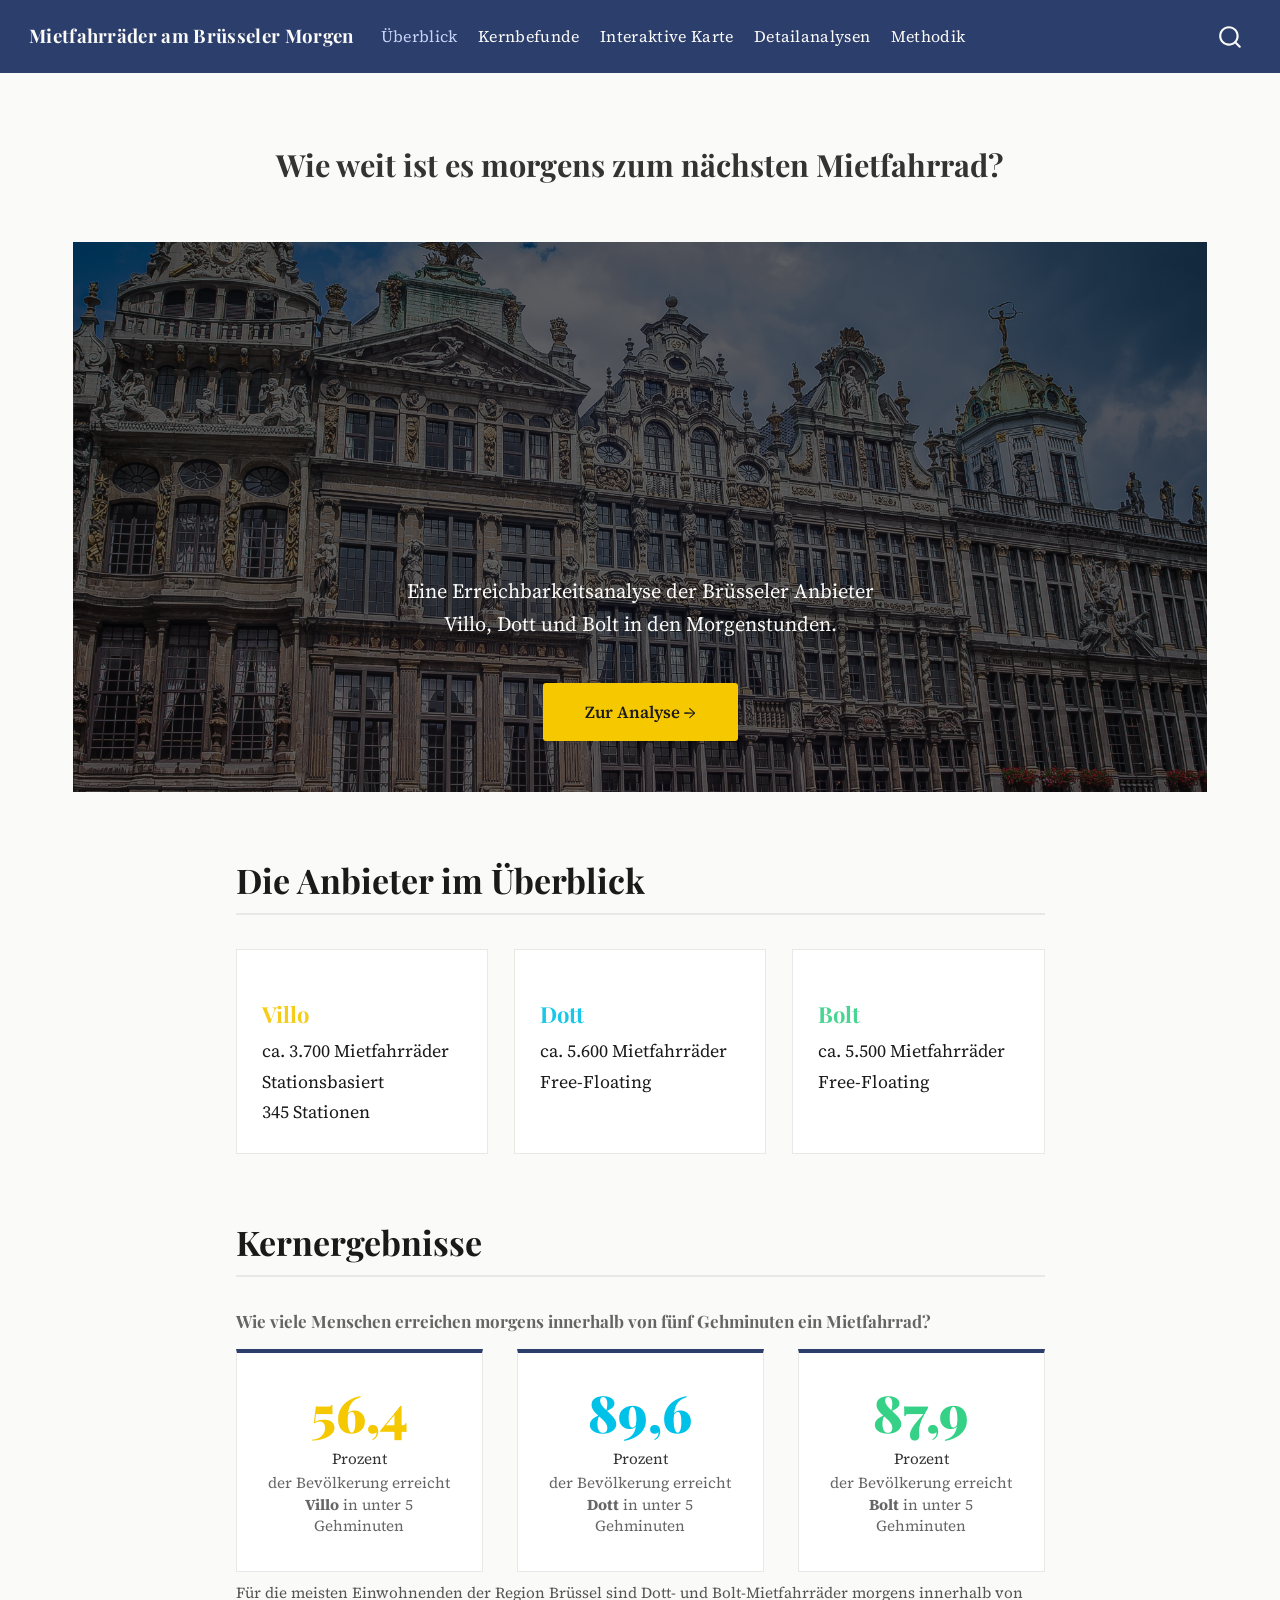
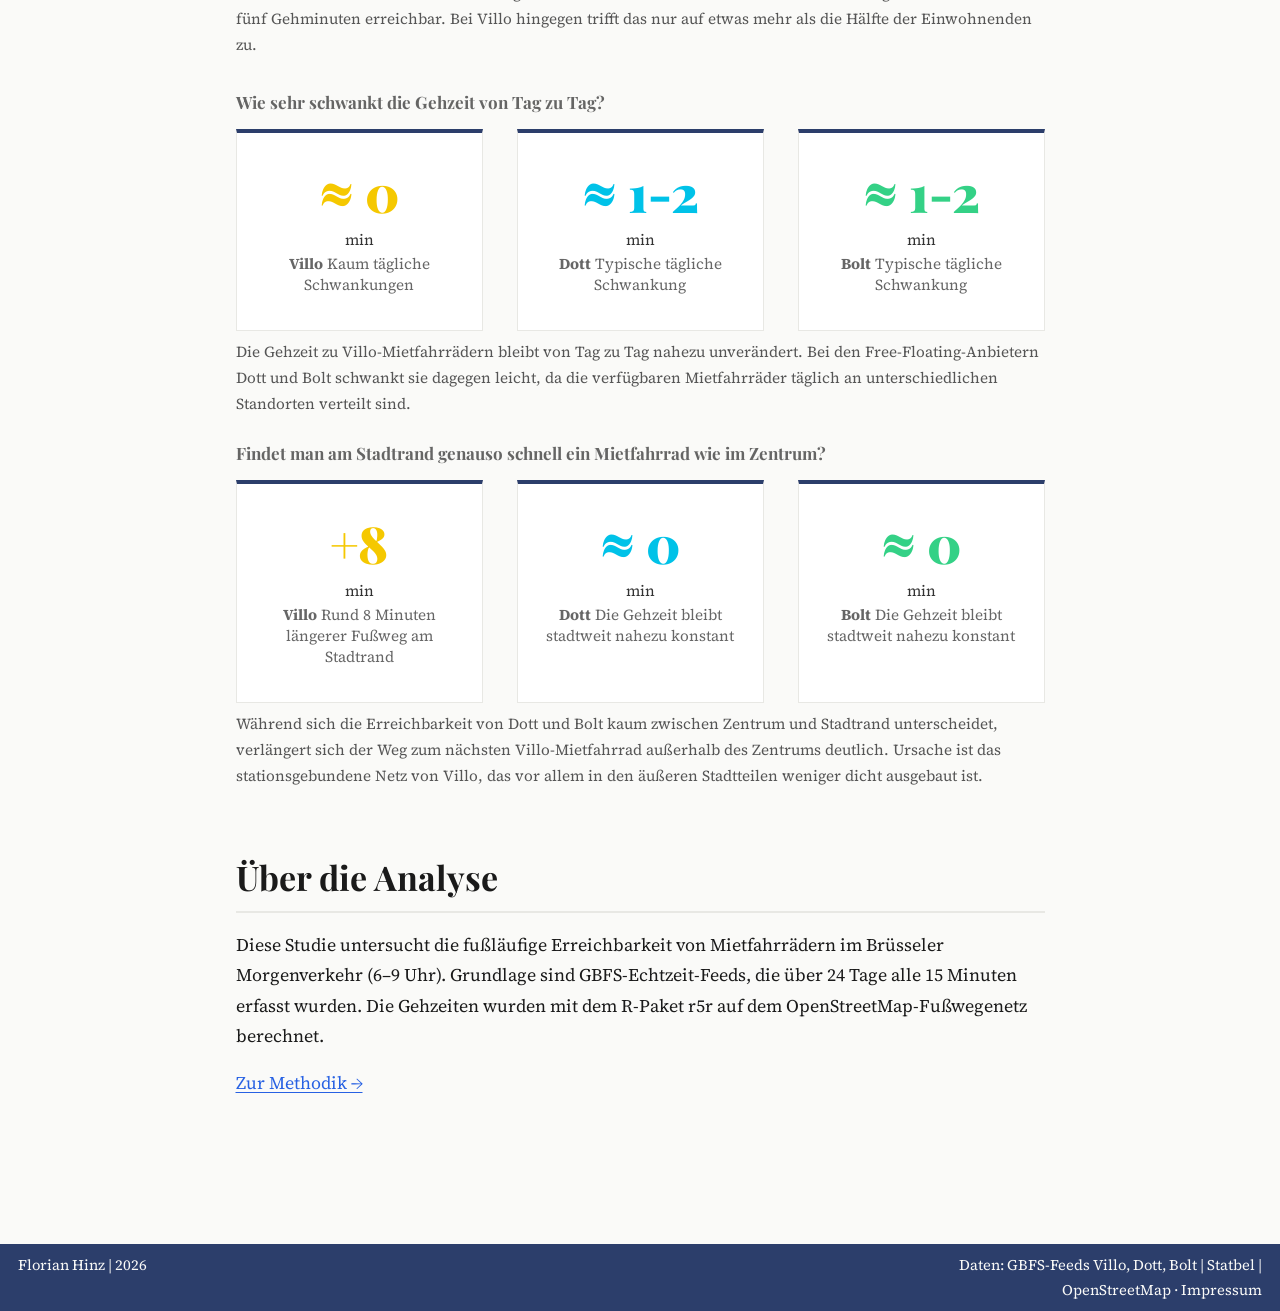
<file: index.html>
<!DOCTYPE html>
<html xmlns="http://www.w3.org/1999/xhtml" lang="de" xml:lang="de"><head>

<meta charset="utf-8">
<meta name="generator" content="quarto-1.8.27">

<meta name="viewport" content="width=device-width, initial-scale=1.0, user-scalable=yes">


<title>Überblick – Mietfahrräder am Brüsseler Morgen</title>
<style>
code{white-space: pre-wrap;}
span.smallcaps{font-variant: small-caps;}
div.columns{display: flex; gap: min(4vw, 1.5em);}
div.column{flex: auto; overflow-x: auto;}
div.hanging-indent{margin-left: 1.5em; text-indent: -1.5em;}
ul.task-list{list-style: none;}
ul.task-list li input[type="checkbox"] {
  width: 0.8em;
  margin: 0 0.8em 0.2em -1em; /* quarto-specific, see https://github.com/quarto-dev/quarto-cli/issues/4556 */ 
  vertical-align: middle;
}
</style>


<script src="site_libs/quarto-nav/quarto-nav.js"></script>
<script src="site_libs/quarto-nav/headroom.min.js"></script>
<script src="site_libs/clipboard/clipboard.min.js"></script>
<script src="site_libs/quarto-search/autocomplete.umd.js"></script>
<script src="site_libs/quarto-search/fuse.min.js"></script>
<script src="site_libs/quarto-search/quarto-search.js"></script>
<meta name="quarto:offset" content="./">
<script src="site_libs/quarto-html/quarto.js" type="module"></script>
<script src="site_libs/quarto-html/tabsets/tabsets.js" type="module"></script>
<script src="site_libs/quarto-html/axe/axe-check.js" type="module"></script>
<script src="site_libs/quarto-html/popper.min.js"></script>
<script src="site_libs/quarto-html/tippy.umd.min.js"></script>
<script src="site_libs/quarto-html/anchor.min.js"></script>
<link href="site_libs/quarto-html/tippy.css" rel="stylesheet">
<link href="site_libs/quarto-html/quarto-syntax-highlighting-ed96de9b727972fe78a7b5d16c58bf87.css" rel="stylesheet" id="quarto-text-highlighting-styles">
<script src="site_libs/bootstrap/bootstrap.min.js"></script>
<link href="site_libs/bootstrap/bootstrap-icons.css" rel="stylesheet">
<link href="site_libs/bootstrap/bootstrap-41600c27b27efab89c0b86f61beca7bd.min.css" rel="stylesheet" append-hash="true" id="quarto-bootstrap" data-mode="light">
<script id="quarto-search-options" type="application/json">{
  "location": "navbar",
  "copy-button": false,
  "collapse-after": 3,
  "panel-placement": "end",
  "type": "overlay",
  "limit": 50,
  "keyboard-shortcut": [
    "f",
    "/",
    "s"
  ],
  "show-item-context": false,
  "language": {
    "search-no-results-text": "Keine Treffer",
    "search-matching-documents-text": "Treffer",
    "search-copy-link-title": "Link in die Suche kopieren",
    "search-hide-matches-text": "Zusätzliche Treffer verbergen",
    "search-more-match-text": "weitere Treffer in diesem Dokument",
    "search-more-matches-text": "weitere Treffer in diesem Dokument",
    "search-clear-button-title": "Zurücksetzen",
    "search-text-placeholder": "",
    "search-detached-cancel-button-title": "Abbrechen",
    "search-submit-button-title": "Abschicken",
    "search-label": "Suchen"
  }
}</script>


<link rel="stylesheet" href="styles.css">
</head>

<body class="nav-fixed quarto-light">

<div id="quarto-search-results"></div>
  <header id="quarto-header" class="headroom fixed-top">
    <nav class="navbar navbar-expand-lg " data-bs-theme="dark">
      <div class="navbar-container container-fluid">
      <div class="navbar-brand-container mx-auto">
    <a class="navbar-brand" href="./index.html">
    <span class="navbar-title">Mietfahrräder am Brüsseler Morgen</span>
    </a>
  </div>
            <div id="quarto-search" class="" title="Suchen"></div>
          <button class="navbar-toggler" type="button" data-bs-toggle="collapse" data-bs-target="#navbarCollapse" aria-controls="navbarCollapse" role="menu" aria-expanded="false" aria-label="Navigation umschalten" onclick="if (window.quartoToggleHeadroom) { window.quartoToggleHeadroom(); }">
  <span class="navbar-toggler-icon"></span>
</button>
          <div class="collapse navbar-collapse" id="navbarCollapse">
            <ul class="navbar-nav navbar-nav-scroll me-auto">
  <li class="nav-item">
    <a class="nav-link active" href="./index.html" aria-current="page"> 
<span class="menu-text">Überblick</span></a>
  </li>  
  <li class="nav-item">
    <a class="nav-link" href="./scrollytelling.html"> 
<span class="menu-text">Kernbefunde</span></a>
  </li>  
  <li class="nav-item">
    <a class="nav-link" href="./karte.html"> 
<span class="menu-text">Interaktive Karte</span></a>
  </li>  
  <li class="nav-item">
    <a class="nav-link" href="./ergebnisse.html"> 
<span class="menu-text">Detailanalysen</span></a>
  </li>  
  <li class="nav-item">
    <a class="nav-link" href="./methodik.html"> 
<span class="menu-text">Methodik</span></a>
  </li>  
</ul>
          </div> <!-- /navcollapse -->
            <div class="quarto-navbar-tools">
</div>
      </div> <!-- /container-fluid -->
    </nav>
</header>
<!-- content -->
<div id="quarto-content" class="quarto-container page-columns page-rows-contents page-layout-full page-navbar">
<!-- sidebar -->
<!-- margin-sidebar -->
    
<!-- main -->
<main class="content column-page" id="quarto-document-content"><header id="title-block-header" class="quarto-title-block"></header>





<style>
  #title-block-header { display: none; }
  .quarto-title { display: none; }
</style>

<p style="color: #333; font-size: 1.8rem; font-weight: 700; font-family: 'Playfair Display', serif; text-align: center; padding: 2rem;">Wie weit ist es morgens zum nächsten Mietfahrrad?</p>

<div class="hero" style="
  background-image: linear-gradient(rgba(0,0,0,0.60), rgba(0,0,0,0.60)), 
                   url('bruessel.png');
  background-size: cover;
  background-position: center;
  color: white;
  height: 550px;
  padding: 0 2rem 5rem 2rem;
  text-align: center;
  display: flex;
  flex-direction: column;
  align-items: center;
  justify-content: flex-end;
  padding-bottom: 3rem;
">
  <p style="color: #FAFAF8;">Eine Erreichbarkeitsanalyse der Brüsseler Anbieter<br> Villo, Dott und Bolt in den Morgenstunden.</p>
  <a href="scrollytelling.html" class="hero-btn">Zur Analyse →</a>
</div>

<div class="abschnitt">
  <h2 class="abschnitt-titel anchored">Die Anbieter im Überblick</h2>
  <div class="anbieter-grid">
    <div class="anbieter-karte">
      <h3 class="villo anchored">Villo</h3>
      ca. 3.700 Mietfahrräder<br>
      Stationsbasiert<br>
      345 Stationen
    </div>
    <div class="anbieter-karte">
      <h3 class="dott anchored">Dott</h3>
      ca. 5.600 Mietfahrräder<br>
      Free-Floating
    </div>
    <div class="anbieter-karte">
      <h3 class="bolt anchored">Bolt</h3>
      ca. 5.500 Mietfahrräder<br>
      Free-Floating
    </div>
  </div>
</div>

<div class="abschnitt">
  <h2 class="abschnitt-titel anchored">Kernergebnisse</h2>

<h3 style="font-size: 1rem; color: #555; margin: 2rem 0 0.3rem;" class="anchored">Wie viele Menschen erreichen morgens innerhalb von fünf Gehminuten ein Mietfahrrad?</h3>
<div class="kennzahl-grid" style="margin-top: 1rem;">
  <div class="kennzahl-karte">
    <div class="kennzahl-zahl villo">56,4</div>
    <div style="font-size: 0.9rem; color: #333;">Prozent</div>
    <div class="kennzahl-label">der Bevölkerung erreicht <strong>Villo</strong> in unter 5 Gehminuten</div>
  </div>
  <div class="kennzahl-karte">
    <div class="kennzahl-zahl dott">89,6</div>
    <div style="font-size: 0.9rem; color: #333;">Prozent</div>
    <div class="kennzahl-label">der Bevölkerung erreicht <strong>Dott</strong> in unter 5 Gehminuten</div>
  </div>
  <div class="kennzahl-karte">
    <div class="kennzahl-zahl bolt">87,9</div>
    <div style="font-size: 0.9rem; color: #333;">Prozent</div>
    <div class="kennzahl-label">der Bevölkerung erreicht <strong>Bolt</strong> in unter 5 Gehminuten</div>
  </div>
</div>
<p style="font-size: 0.9rem; color: #555; margin-top: 0rem;">
  Für die meisten Einwohnenden der Region Brüssel sind Dott- und Bolt-Mietfahrräder morgens innerhalb von fünf Gehminuten erreichbar. Bei Villo hingegen trifft das nur auf etwas mehr als die Hälfte der Einwohnenden zu.
</p>

<h3 style="font-size: 1rem; color: #555; margin: 2rem 0 0.3rem;" class="anchored">Wie sehr schwankt die Gehzeit von Tag zu Tag?</h3>
<div class="kennzahl-grid" style="margin-top: 1rem;">
  <div class="kennzahl-karte">
    <div class="kennzahl-zahl villo">≈ 0</div>
    <div style="font-size: 0.9rem; color: #333;">min</div>
    <div class="kennzahl-label"><strong>Villo</strong> Kaum tägliche Schwankungen</div>
  </div>
  <div class="kennzahl-karte">
    <div class="kennzahl-zahl dott">≈ 1-2</div>
    <div style="font-size: 0.9rem; color: #333;">min</div>
    <div class="kennzahl-label"><strong>Dott</strong> Typische tägliche Schwankung</div>
  </div>
  <div class="kennzahl-karte">
    <div class="kennzahl-zahl bolt">≈ 1-2</div>
    <div style="font-size: 0.9rem; color: #333;">min</div>
    <div class="kennzahl-label"><strong>Bolt</strong> Typische tägliche Schwankung</div>
  </div>
</div>
<p style="font-size: 0.9rem; color: #555; margin-top: 0rem;">
  Die Gehzeit zu Villo-Mietfahrrädern bleibt von Tag zu Tag nahezu unverändert. Bei den Free-Floating-Anbietern Dott und Bolt schwankt sie dagegen leicht, da die verfügbaren Mietfahrräder täglich an unterschiedlichen Standorten verteilt sind.
</p>


<h3 style="font-size: 1rem; color: #555; margin: 1.5rem 0 0.5rem 0;" class="anchored">Findet man am Stadtrand genauso schnell ein Mietfahrrad wie im Zentrum?</h3>
<div class="kennzahl-grid" style="margin-top: 1rem;">
  <div class="kennzahl-karte">
    <div class="kennzahl-zahl villo">+8</div>
    <div style="font-size: 0.9rem; color: #333;">min</div>
    <div class="kennzahl-label"><strong>Villo</strong> Rund 8 Minuten längerer Fußweg am Stadtrand</div>
  </div>
  <div class="kennzahl-karte">
    <div class="kennzahl-zahl dott">≈ 0</div>
    <div style="font-size: 0.9rem; color: #333;">min</div>
    <div class="kennzahl-label"><strong>Dott</strong> Die Gehzeit bleibt stadtweit nahezu konstant</div>
  </div>
  <div class="kennzahl-karte">
    <div class="kennzahl-zahl bolt">≈ 0</div>
    <div style="font-size: 0.9rem; color: #333;">min</div>
    <div class="kennzahl-label"><strong>Bolt</strong> Die Gehzeit bleibt stadtweit nahezu konstant</div>
  </div>
</div>
<p style="font-size: 0.9rem; color: #555; margin-top: 0.5rem;">
  Während sich die Erreichbarkeit von Dott und Bolt kaum zwischen Zentrum und Stadtrand unterscheidet, verlängert sich der Weg zum nächsten Villo-Mietfahrrad außerhalb des Zentrums deutlich. Ursache ist das stationsgebundene Netz von Villo, das vor allem in den äußeren Stadtteilen weniger dicht ausgebaut ist.
</p>
</div>

<div class="abschnitt">
  <h2 class="abschnitt-titel anchored">Über die Analyse</h2>
  <p>Diese Studie untersucht die fußläufige Erreichbarkeit von Mietfahrrädern im Brüsseler Morgenverkehr (6–9 Uhr). Grundlage sind GBFS-Echtzeit-Feeds, die über 24 Tage alle 15 Minuten erfasst wurden. Die Gehzeiten wurden mit dem R-Paket r5r auf dem OpenStreetMap-Fußwegenetz berechnet.</p>
  <p><a href="methodik.html">Zur Methodik →</a></p>
</div>



</main> <!-- /main -->
<script id="quarto-html-after-body" type="application/javascript">
  window.document.addEventListener("DOMContentLoaded", function (event) {
    const icon = "";
    const anchorJS = new window.AnchorJS();
    anchorJS.options = {
      placement: 'right',
      icon: icon
    };
    anchorJS.add('.anchored');
    const isCodeAnnotation = (el) => {
      for (const clz of el.classList) {
        if (clz.startsWith('code-annotation-')) {                     
          return true;
        }
      }
      return false;
    }
    const onCopySuccess = function(e) {
      // button target
      const button = e.trigger;
      // don't keep focus
      button.blur();
      // flash "checked"
      button.classList.add('code-copy-button-checked');
      var currentTitle = button.getAttribute("title");
      button.setAttribute("title", "Kopiert");
      let tooltip;
      if (window.bootstrap) {
        button.setAttribute("data-bs-toggle", "tooltip");
        button.setAttribute("data-bs-placement", "left");
        button.setAttribute("data-bs-title", "Kopiert");
        tooltip = new bootstrap.Tooltip(button, 
          { trigger: "manual", 
            customClass: "code-copy-button-tooltip",
            offset: [0, -8]});
        tooltip.show();    
      }
      setTimeout(function() {
        if (tooltip) {
          tooltip.hide();
          button.removeAttribute("data-bs-title");
          button.removeAttribute("data-bs-toggle");
          button.removeAttribute("data-bs-placement");
        }
        button.setAttribute("title", currentTitle);
        button.classList.remove('code-copy-button-checked');
      }, 1000);
      // clear code selection
      e.clearSelection();
    }
    const getTextToCopy = function(trigger) {
      const outerScaffold = trigger.parentElement.cloneNode(true);
      const codeEl = outerScaffold.querySelector('code');
      for (const childEl of codeEl.children) {
        if (isCodeAnnotation(childEl)) {
          childEl.remove();
        }
      }
      return codeEl.innerText;
    }
    const clipboard = new window.ClipboardJS('.code-copy-button:not([data-in-quarto-modal])', {
      text: getTextToCopy
    });
    clipboard.on('success', onCopySuccess);
    if (window.document.getElementById('quarto-embedded-source-code-modal')) {
      const clipboardModal = new window.ClipboardJS('.code-copy-button[data-in-quarto-modal]', {
        text: getTextToCopy,
        container: window.document.getElementById('quarto-embedded-source-code-modal')
      });
      clipboardModal.on('success', onCopySuccess);
    }
      var localhostRegex = new RegExp(/^(?:http|https):\/\/localhost\:?[0-9]*\//);
      var mailtoRegex = new RegExp(/^mailto:/);
        var filterRegex = new RegExp('/' + window.location.host + '/');
      var isInternal = (href) => {
          return filterRegex.test(href) || localhostRegex.test(href) || mailtoRegex.test(href);
      }
      // Inspect non-navigation links and adorn them if external
     var links = window.document.querySelectorAll('a[href]:not(.nav-link):not(.navbar-brand):not(.toc-action):not(.sidebar-link):not(.sidebar-item-toggle):not(.pagination-link):not(.no-external):not([aria-hidden]):not(.dropdown-item):not(.quarto-navigation-tool):not(.about-link)');
      for (var i=0; i<links.length; i++) {
        const link = links[i];
        if (!isInternal(link.href)) {
          // undo the damage that might have been done by quarto-nav.js in the case of
          // links that we want to consider external
          if (link.dataset.originalHref !== undefined) {
            link.href = link.dataset.originalHref;
          }
        }
      }
    function tippyHover(el, contentFn, onTriggerFn, onUntriggerFn) {
      const config = {
        allowHTML: true,
        maxWidth: 500,
        delay: 100,
        arrow: false,
        appendTo: function(el) {
            return el.parentElement;
        },
        interactive: true,
        interactiveBorder: 10,
        theme: 'quarto',
        placement: 'bottom-start',
      };
      if (contentFn) {
        config.content = contentFn;
      }
      if (onTriggerFn) {
        config.onTrigger = onTriggerFn;
      }
      if (onUntriggerFn) {
        config.onUntrigger = onUntriggerFn;
      }
      window.tippy(el, config); 
    }
    const noterefs = window.document.querySelectorAll('a[role="doc-noteref"]');
    for (var i=0; i<noterefs.length; i++) {
      const ref = noterefs[i];
      tippyHover(ref, function() {
        // use id or data attribute instead here
        let href = ref.getAttribute('data-footnote-href') || ref.getAttribute('href');
        try { href = new URL(href).hash; } catch {}
        const id = href.replace(/^#\/?/, "");
        const note = window.document.getElementById(id);
        if (note) {
          return note.innerHTML;
        } else {
          return "";
        }
      });
    }
    const xrefs = window.document.querySelectorAll('a.quarto-xref');
    const processXRef = (id, note) => {
      // Strip column container classes
      const stripColumnClz = (el) => {
        el.classList.remove("page-full", "page-columns");
        if (el.children) {
          for (const child of el.children) {
            stripColumnClz(child);
          }
        }
      }
      stripColumnClz(note)
      if (id === null || id.startsWith('sec-')) {
        // Special case sections, only their first couple elements
        const container = document.createElement("div");
        if (note.children && note.children.length > 2) {
          container.appendChild(note.children[0].cloneNode(true));
          for (let i = 1; i < note.children.length; i++) {
            const child = note.children[i];
            if (child.tagName === "P" && child.innerText === "") {
              continue;
            } else {
              container.appendChild(child.cloneNode(true));
              break;
            }
          }
          if (window.Quarto?.typesetMath) {
            window.Quarto.typesetMath(container);
          }
          return container.innerHTML
        } else {
          if (window.Quarto?.typesetMath) {
            window.Quarto.typesetMath(note);
          }
          return note.innerHTML;
        }
      } else {
        // Remove any anchor links if they are present
        const anchorLink = note.querySelector('a.anchorjs-link');
        if (anchorLink) {
          anchorLink.remove();
        }
        if (window.Quarto?.typesetMath) {
          window.Quarto.typesetMath(note);
        }
        if (note.classList.contains("callout")) {
          return note.outerHTML;
        } else {
          return note.innerHTML;
        }
      }
    }
    for (var i=0; i<xrefs.length; i++) {
      const xref = xrefs[i];
      tippyHover(xref, undefined, function(instance) {
        instance.disable();
        let url = xref.getAttribute('href');
        let hash = undefined; 
        if (url.startsWith('#')) {
          hash = url;
        } else {
          try { hash = new URL(url).hash; } catch {}
        }
        if (hash) {
          const id = hash.replace(/^#\/?/, "");
          const note = window.document.getElementById(id);
          if (note !== null) {
            try {
              const html = processXRef(id, note.cloneNode(true));
              instance.setContent(html);
            } finally {
              instance.enable();
              instance.show();
            }
          } else {
            // See if we can fetch this
            fetch(url.split('#')[0])
            .then(res => res.text())
            .then(html => {
              const parser = new DOMParser();
              const htmlDoc = parser.parseFromString(html, "text/html");
              const note = htmlDoc.getElementById(id);
              if (note !== null) {
                const html = processXRef(id, note);
                instance.setContent(html);
              } 
            }).finally(() => {
              instance.enable();
              instance.show();
            });
          }
        } else {
          // See if we can fetch a full url (with no hash to target)
          // This is a special case and we should probably do some content thinning / targeting
          fetch(url)
          .then(res => res.text())
          .then(html => {
            const parser = new DOMParser();
            const htmlDoc = parser.parseFromString(html, "text/html");
            const note = htmlDoc.querySelector('main.content');
            if (note !== null) {
              // This should only happen for chapter cross references
              // (since there is no id in the URL)
              // remove the first header
              if (note.children.length > 0 && note.children[0].tagName === "HEADER") {
                note.children[0].remove();
              }
              const html = processXRef(null, note);
              instance.setContent(html);
            } 
          }).finally(() => {
            instance.enable();
            instance.show();
          });
        }
      }, function(instance) {
      });
    }
        let selectedAnnoteEl;
        const selectorForAnnotation = ( cell, annotation) => {
          let cellAttr = 'data-code-cell="' + cell + '"';
          let lineAttr = 'data-code-annotation="' +  annotation + '"';
          const selector = 'span[' + cellAttr + '][' + lineAttr + ']';
          return selector;
        }
        const selectCodeLines = (annoteEl) => {
          const doc = window.document;
          const targetCell = annoteEl.getAttribute("data-target-cell");
          const targetAnnotation = annoteEl.getAttribute("data-target-annotation");
          const annoteSpan = window.document.querySelector(selectorForAnnotation(targetCell, targetAnnotation));
          const lines = annoteSpan.getAttribute("data-code-lines").split(",");
          const lineIds = lines.map((line) => {
            return targetCell + "-" + line;
          })
          let top = null;
          let height = null;
          let parent = null;
          if (lineIds.length > 0) {
              //compute the position of the single el (top and bottom and make a div)
              const el = window.document.getElementById(lineIds[0]);
              top = el.offsetTop;
              height = el.offsetHeight;
              parent = el.parentElement.parentElement;
            if (lineIds.length > 1) {
              const lastEl = window.document.getElementById(lineIds[lineIds.length - 1]);
              const bottom = lastEl.offsetTop + lastEl.offsetHeight;
              height = bottom - top;
            }
            if (top !== null && height !== null && parent !== null) {
              // cook up a div (if necessary) and position it 
              let div = window.document.getElementById("code-annotation-line-highlight");
              if (div === null) {
                div = window.document.createElement("div");
                div.setAttribute("id", "code-annotation-line-highlight");
                div.style.position = 'absolute';
                parent.appendChild(div);
              }
              div.style.top = top - 2 + "px";
              div.style.height = height + 4 + "px";
              div.style.left = 0;
              let gutterDiv = window.document.getElementById("code-annotation-line-highlight-gutter");
              if (gutterDiv === null) {
                gutterDiv = window.document.createElement("div");
                gutterDiv.setAttribute("id", "code-annotation-line-highlight-gutter");
                gutterDiv.style.position = 'absolute';
                const codeCell = window.document.getElementById(targetCell);
                const gutter = codeCell.querySelector('.code-annotation-gutter');
                gutter.appendChild(gutterDiv);
              }
              gutterDiv.style.top = top - 2 + "px";
              gutterDiv.style.height = height + 4 + "px";
            }
            selectedAnnoteEl = annoteEl;
          }
        };
        const unselectCodeLines = () => {
          const elementsIds = ["code-annotation-line-highlight", "code-annotation-line-highlight-gutter"];
          elementsIds.forEach((elId) => {
            const div = window.document.getElementById(elId);
            if (div) {
              div.remove();
            }
          });
          selectedAnnoteEl = undefined;
        };
          // Handle positioning of the toggle
      window.addEventListener(
        "resize",
        throttle(() => {
          elRect = undefined;
          if (selectedAnnoteEl) {
            selectCodeLines(selectedAnnoteEl);
          }
        }, 10)
      );
      function throttle(fn, ms) {
      let throttle = false;
      let timer;
        return (...args) => {
          if(!throttle) { // first call gets through
              fn.apply(this, args);
              throttle = true;
          } else { // all the others get throttled
              if(timer) clearTimeout(timer); // cancel #2
              timer = setTimeout(() => {
                fn.apply(this, args);
                timer = throttle = false;
              }, ms);
          }
        };
      }
        // Attach click handler to the DT
        const annoteDls = window.document.querySelectorAll('dt[data-target-cell]');
        for (const annoteDlNode of annoteDls) {
          annoteDlNode.addEventListener('click', (event) => {
            const clickedEl = event.target;
            if (clickedEl !== selectedAnnoteEl) {
              unselectCodeLines();
              const activeEl = window.document.querySelector('dt[data-target-cell].code-annotation-active');
              if (activeEl) {
                activeEl.classList.remove('code-annotation-active');
              }
              selectCodeLines(clickedEl);
              clickedEl.classList.add('code-annotation-active');
            } else {
              // Unselect the line
              unselectCodeLines();
              clickedEl.classList.remove('code-annotation-active');
            }
          });
        }
    const findCites = (el) => {
      const parentEl = el.parentElement;
      if (parentEl) {
        const cites = parentEl.dataset.cites;
        if (cites) {
          return {
            el,
            cites: cites.split(' ')
          };
        } else {
          return findCites(el.parentElement)
        }
      } else {
        return undefined;
      }
    };
    var bibliorefs = window.document.querySelectorAll('a[role="doc-biblioref"]');
    for (var i=0; i<bibliorefs.length; i++) {
      const ref = bibliorefs[i];
      const citeInfo = findCites(ref);
      if (citeInfo) {
        tippyHover(citeInfo.el, function() {
          var popup = window.document.createElement('div');
          citeInfo.cites.forEach(function(cite) {
            var citeDiv = window.document.createElement('div');
            citeDiv.classList.add('hanging-indent');
            citeDiv.classList.add('csl-entry');
            var biblioDiv = window.document.getElementById('ref-' + cite);
            if (biblioDiv) {
              citeDiv.innerHTML = biblioDiv.innerHTML;
            }
            popup.appendChild(citeDiv);
          });
          return popup.innerHTML;
        });
      }
    }
  });
  </script>
</div> <!-- /content -->
<footer class="footer">
  <div class="nav-footer">
    <div class="nav-footer-left">
<p>Florian Hinz | 2026</p>
</div>   
    <div class="nav-footer-center">
      &nbsp;
    </div>
    <div class="nav-footer-right">
<p>Daten: GBFS-Feeds Villo, Dott, Bolt | Statbel | OpenStreetMap · <a href="impressum.html" style="color:inherit; text-decoration:none; font-weight:normal;">Impressum</a></p>
</div>
  </div>
</footer>




</body></html>
</file>
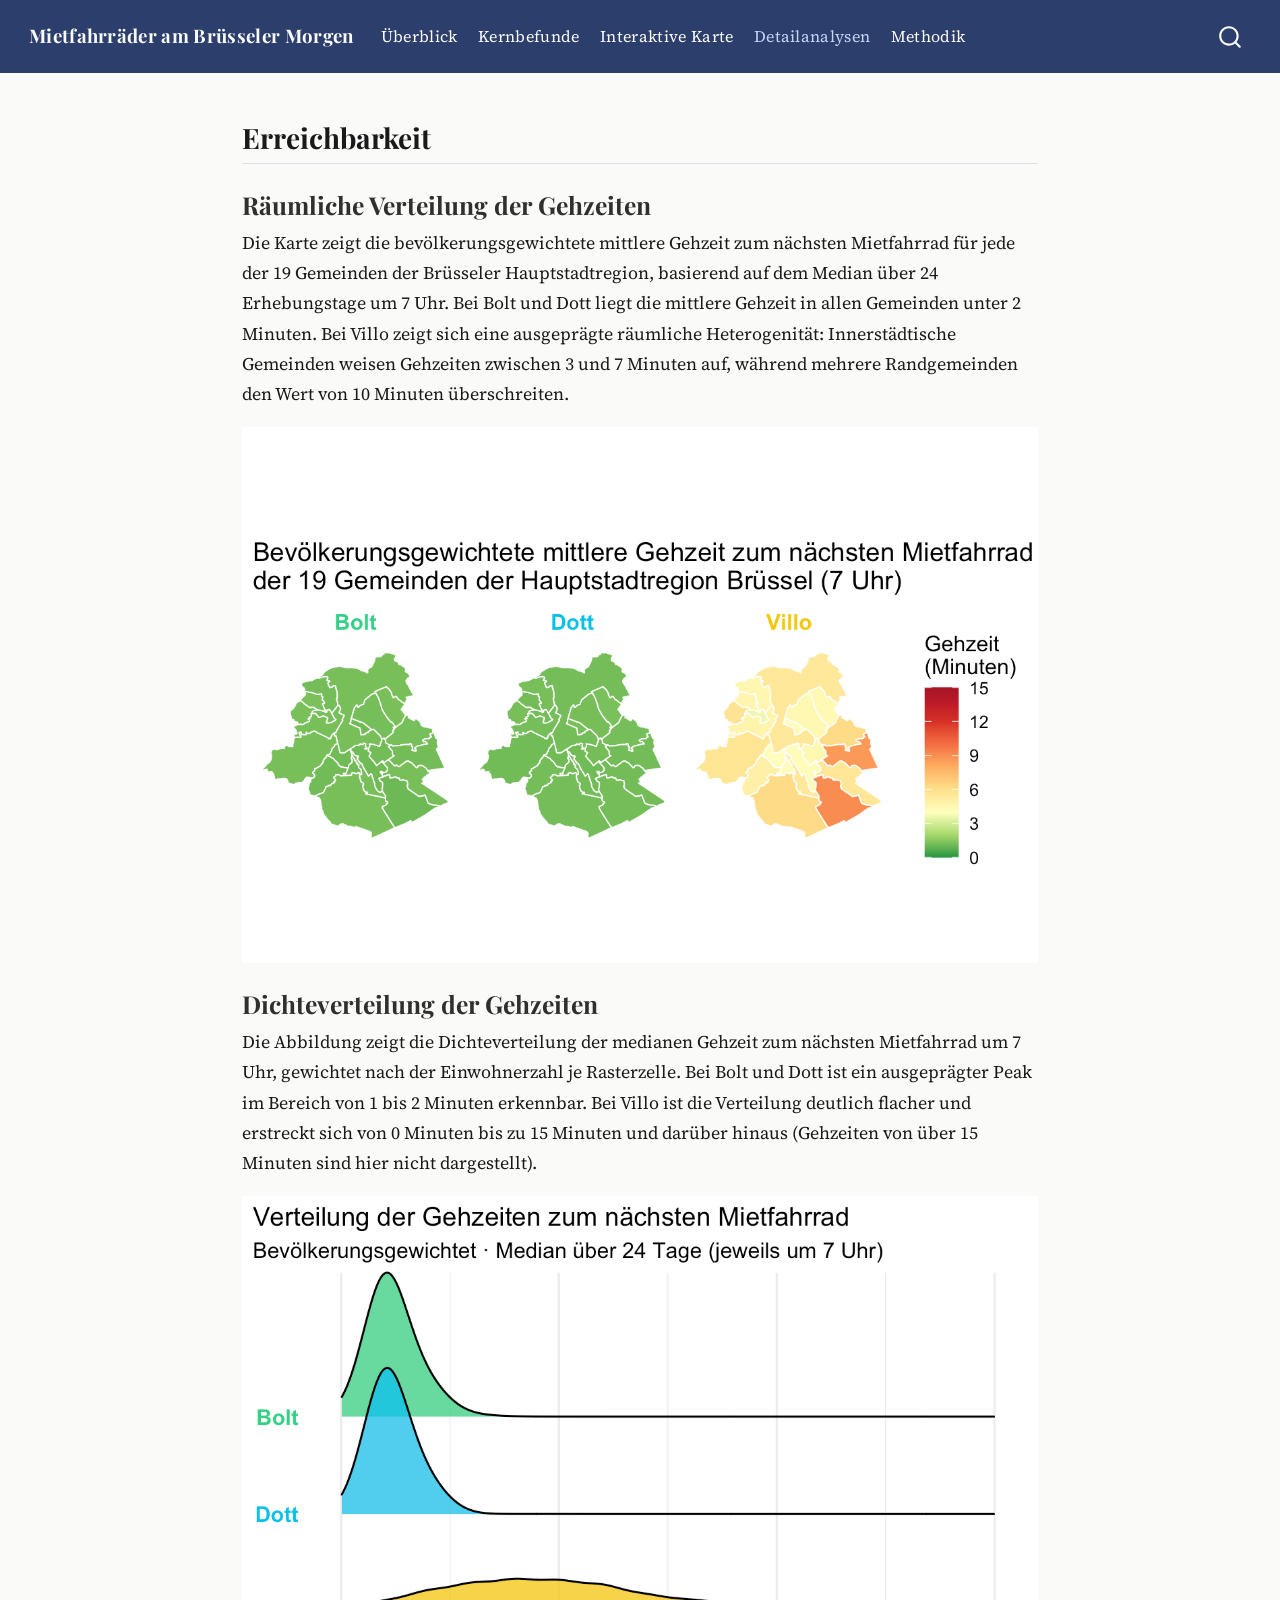
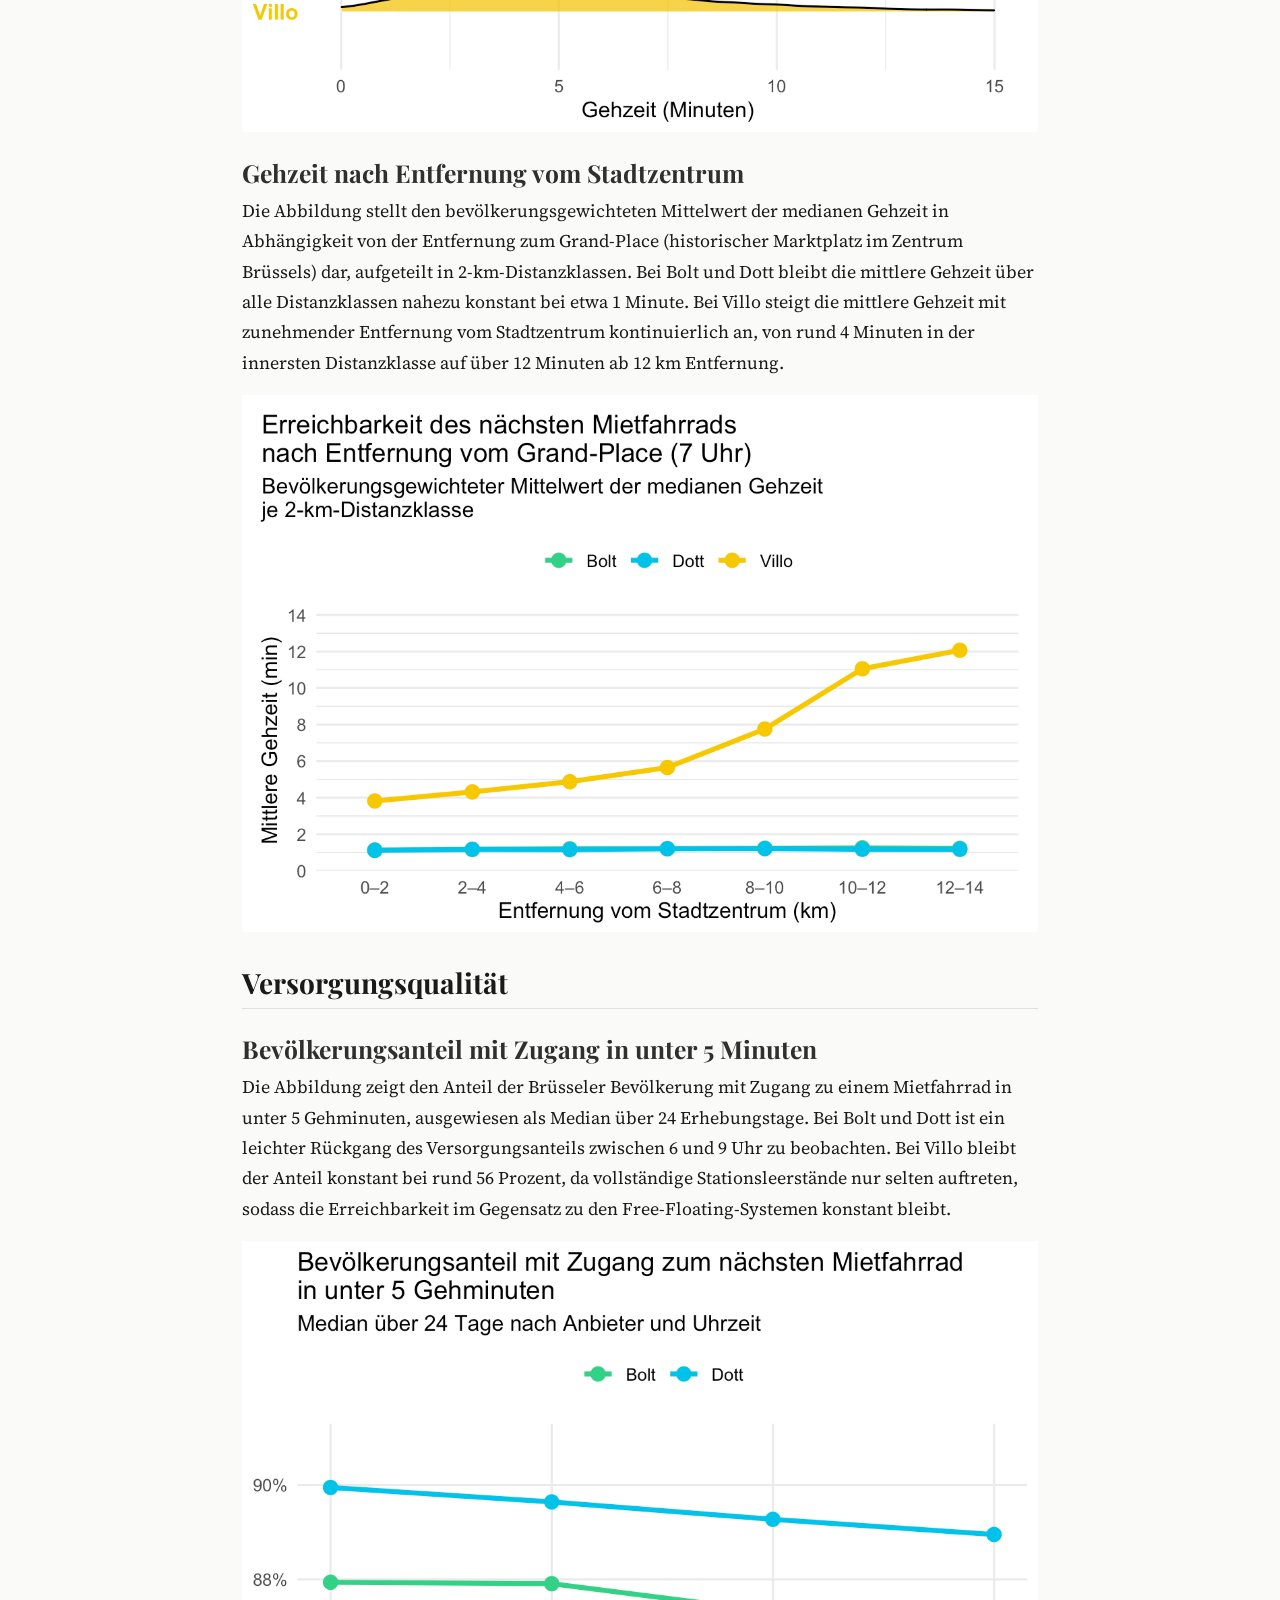
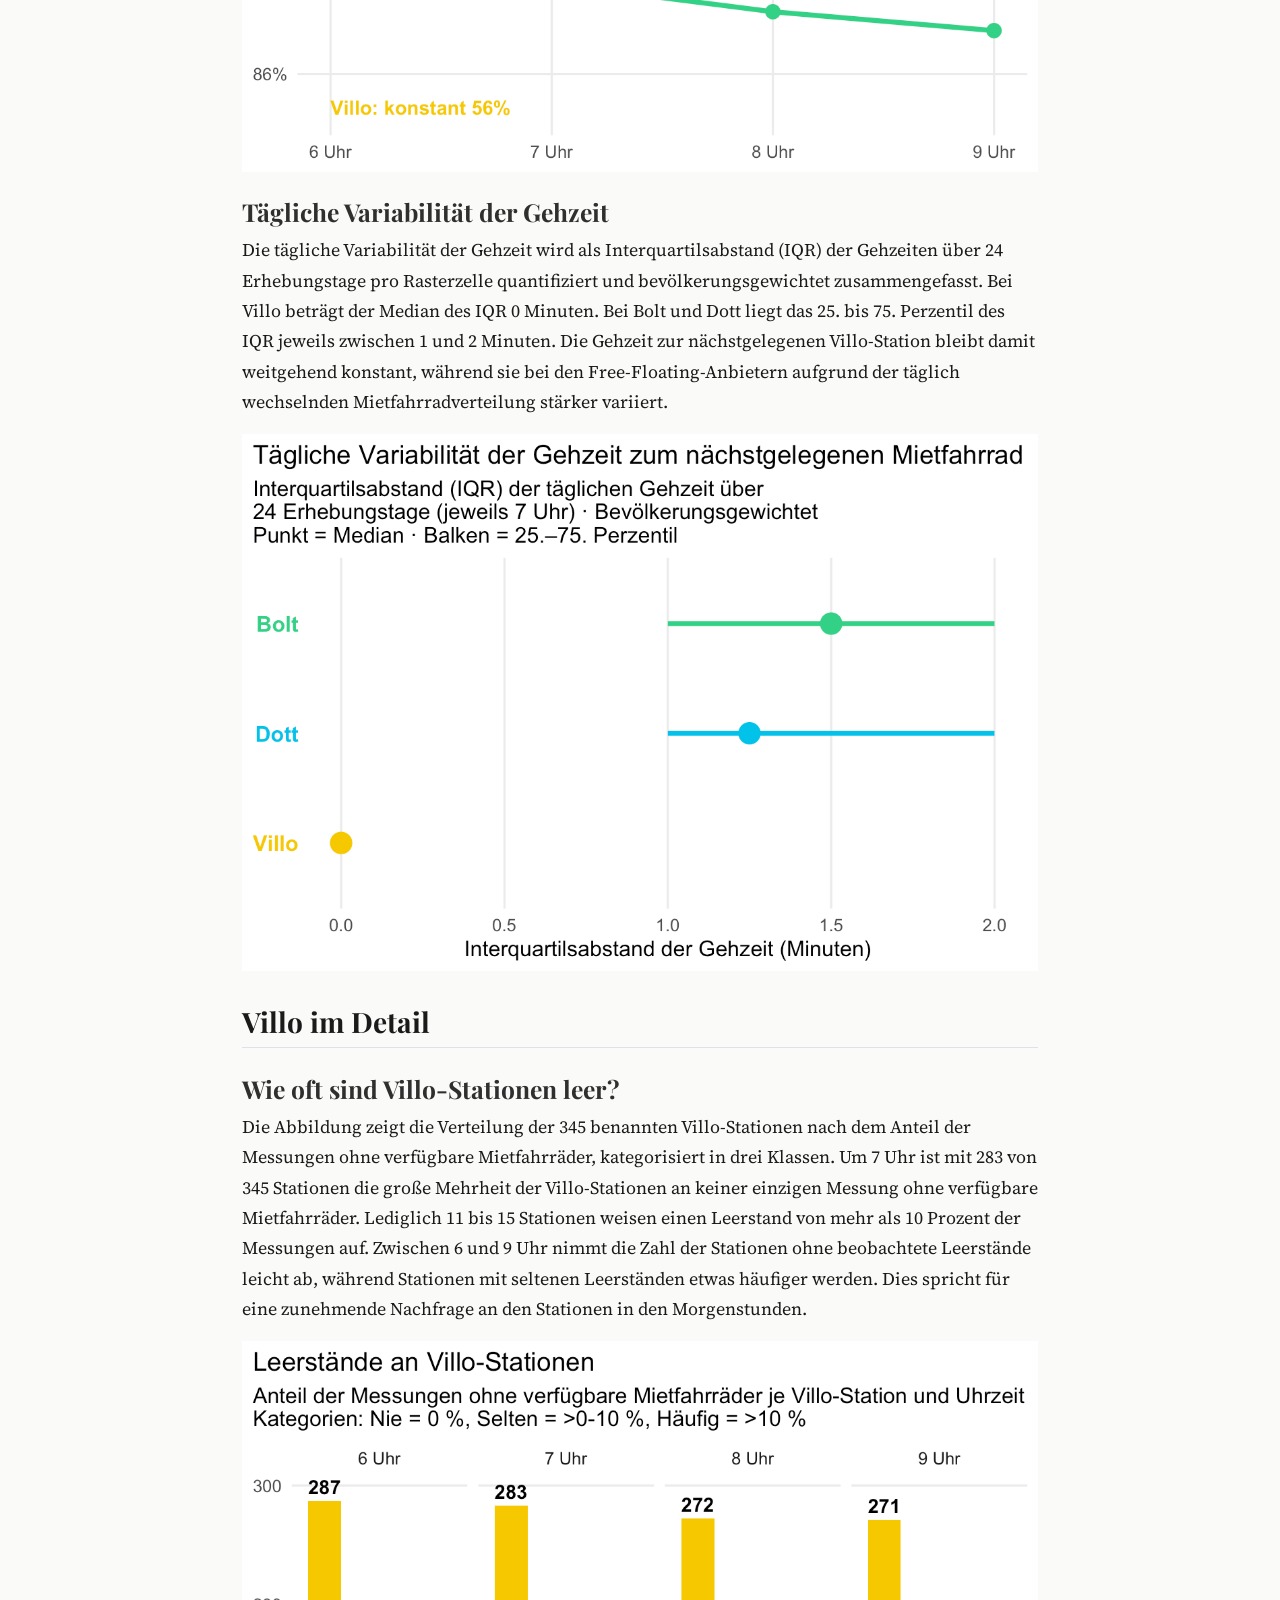
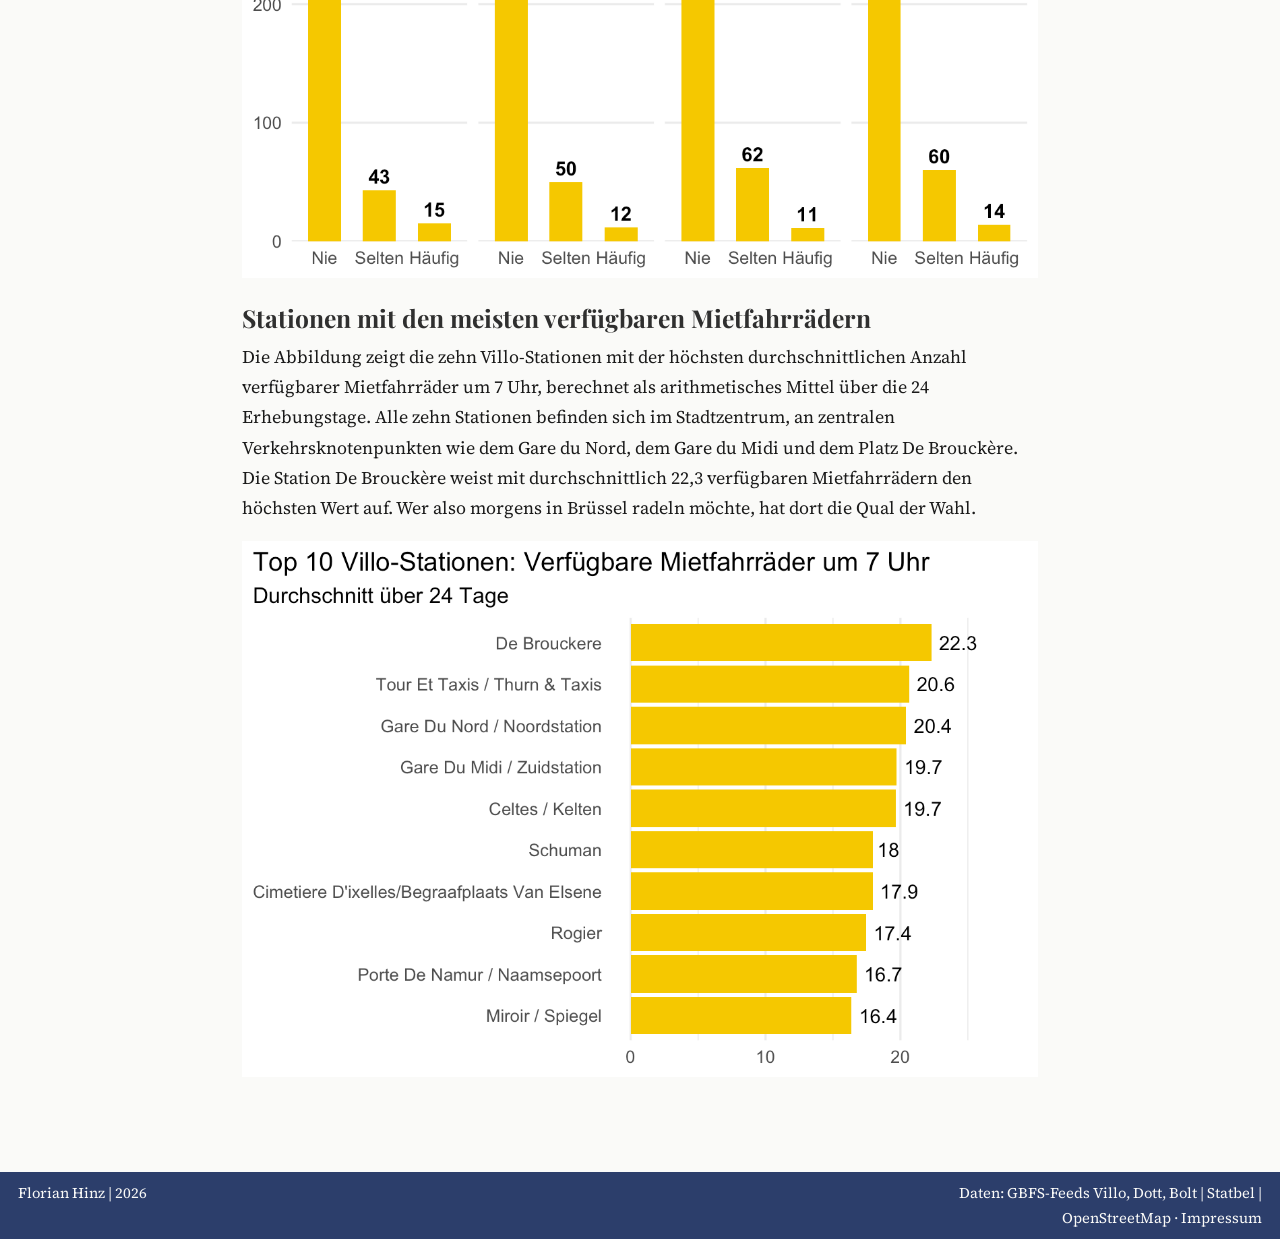
<file: ergebnisse.html>
<!DOCTYPE html>
<html xmlns="http://www.w3.org/1999/xhtml" lang="de" xml:lang="de"><head>

<meta charset="utf-8">
<meta name="generator" content="quarto-1.8.27">

<meta name="viewport" content="width=device-width, initial-scale=1.0, user-scalable=yes">


<title>Detailanalysen – Mietfahrräder am Brüsseler Morgen</title>
<style>
code{white-space: pre-wrap;}
span.smallcaps{font-variant: small-caps;}
div.columns{display: flex; gap: min(4vw, 1.5em);}
div.column{flex: auto; overflow-x: auto;}
div.hanging-indent{margin-left: 1.5em; text-indent: -1.5em;}
ul.task-list{list-style: none;}
ul.task-list li input[type="checkbox"] {
  width: 0.8em;
  margin: 0 0.8em 0.2em -1em; /* quarto-specific, see https://github.com/quarto-dev/quarto-cli/issues/4556 */ 
  vertical-align: middle;
}
</style>


<script src="site_libs/quarto-nav/quarto-nav.js"></script>
<script src="site_libs/quarto-nav/headroom.min.js"></script>
<script src="site_libs/clipboard/clipboard.min.js"></script>
<script src="site_libs/quarto-search/autocomplete.umd.js"></script>
<script src="site_libs/quarto-search/fuse.min.js"></script>
<script src="site_libs/quarto-search/quarto-search.js"></script>
<meta name="quarto:offset" content="./">
<script src="site_libs/quarto-html/quarto.js" type="module"></script>
<script src="site_libs/quarto-html/tabsets/tabsets.js" type="module"></script>
<script src="site_libs/quarto-html/axe/axe-check.js" type="module"></script>
<script src="site_libs/quarto-html/popper.min.js"></script>
<script src="site_libs/quarto-html/tippy.umd.min.js"></script>
<script src="site_libs/quarto-html/anchor.min.js"></script>
<link href="site_libs/quarto-html/tippy.css" rel="stylesheet">
<link href="site_libs/quarto-html/quarto-syntax-highlighting-ed96de9b727972fe78a7b5d16c58bf87.css" rel="stylesheet" id="quarto-text-highlighting-styles">
<script src="site_libs/bootstrap/bootstrap.min.js"></script>
<link href="site_libs/bootstrap/bootstrap-icons.css" rel="stylesheet">
<link href="site_libs/bootstrap/bootstrap-41600c27b27efab89c0b86f61beca7bd.min.css" rel="stylesheet" append-hash="true" id="quarto-bootstrap" data-mode="light">
<script id="quarto-search-options" type="application/json">{
  "location": "navbar",
  "copy-button": false,
  "collapse-after": 3,
  "panel-placement": "end",
  "type": "overlay",
  "limit": 50,
  "keyboard-shortcut": [
    "f",
    "/",
    "s"
  ],
  "show-item-context": false,
  "language": {
    "search-no-results-text": "Keine Treffer",
    "search-matching-documents-text": "Treffer",
    "search-copy-link-title": "Link in die Suche kopieren",
    "search-hide-matches-text": "Zusätzliche Treffer verbergen",
    "search-more-match-text": "weitere Treffer in diesem Dokument",
    "search-more-matches-text": "weitere Treffer in diesem Dokument",
    "search-clear-button-title": "Zurücksetzen",
    "search-text-placeholder": "",
    "search-detached-cancel-button-title": "Abbrechen",
    "search-submit-button-title": "Abschicken",
    "search-label": "Suchen"
  }
}</script>


<link rel="stylesheet" href="styles.css">
</head>

<body class="nav-fixed fullcontent quarto-light">

<div id="quarto-search-results"></div>
  <header id="quarto-header" class="headroom fixed-top">
    <nav class="navbar navbar-expand-lg " data-bs-theme="dark">
      <div class="navbar-container container-fluid">
      <div class="navbar-brand-container mx-auto">
    <a class="navbar-brand" href="./index.html">
    <span class="navbar-title">Mietfahrräder am Brüsseler Morgen</span>
    </a>
  </div>
            <div id="quarto-search" class="" title="Suchen"></div>
          <button class="navbar-toggler" type="button" data-bs-toggle="collapse" data-bs-target="#navbarCollapse" aria-controls="navbarCollapse" role="menu" aria-expanded="false" aria-label="Navigation umschalten" onclick="if (window.quartoToggleHeadroom) { window.quartoToggleHeadroom(); }">
  <span class="navbar-toggler-icon"></span>
</button>
          <div class="collapse navbar-collapse" id="navbarCollapse">
            <ul class="navbar-nav navbar-nav-scroll me-auto">
  <li class="nav-item">
    <a class="nav-link" href="./index.html"> 
<span class="menu-text">Überblick</span></a>
  </li>  
  <li class="nav-item">
    <a class="nav-link" href="./scrollytelling.html"> 
<span class="menu-text">Kernbefunde</span></a>
  </li>  
  <li class="nav-item">
    <a class="nav-link" href="./karte.html"> 
<span class="menu-text">Interaktive Karte</span></a>
  </li>  
  <li class="nav-item">
    <a class="nav-link active" href="./ergebnisse.html" aria-current="page"> 
<span class="menu-text">Detailanalysen</span></a>
  </li>  
  <li class="nav-item">
    <a class="nav-link" href="./methodik.html"> 
<span class="menu-text">Methodik</span></a>
  </li>  
</ul>
          </div> <!-- /navcollapse -->
            <div class="quarto-navbar-tools">
</div>
      </div> <!-- /container-fluid -->
    </nav>
</header>
<!-- content -->
<div id="quarto-content" class="quarto-container page-columns page-rows-contents page-layout-article page-navbar">
<!-- sidebar -->
<!-- margin-sidebar -->
    
<!-- main -->
<main class="content" id="quarto-document-content"><header id="title-block-header" class="quarto-title-block"></header>




<section id="erreichbarkeit" class="level2">
<h2 class="anchored" data-anchor-id="erreichbarkeit">Erreichbarkeit</h2>
<section id="räumliche-verteilung-der-gehzeiten" class="level3">
<h3 class="anchored" data-anchor-id="räumliche-verteilung-der-gehzeiten">Räumliche Verteilung der Gehzeiten</h3>
<p>Die Karte zeigt die bevölkerungsgewichtete mittlere Gehzeit zum nächsten Mietfahrrad für jede der 19 Gemeinden der Brüsseler Hauptstadtregion, basierend auf dem Median über 24 Erhebungstage um 7 Uhr. Bei Bolt und Dott liegt die mittlere Gehzeit in allen Gemeinden unter 2 Minuten. Bei Villo zeigt sich eine ausgeprägte räumliche Heterogenität: Innerstädtische Gemeinden weisen Gehzeiten zwischen 3 und 7 Minuten auf, während mehrere Randgemeinden den Wert von 10 Minuten überschreiten.</p>
<p><img src="Ungleichverteilung.png" class="img-fluid"></p>
</section>
<section id="dichteverteilung-der-gehzeiten" class="level3">
<h3 class="anchored" data-anchor-id="dichteverteilung-der-gehzeiten">Dichteverteilung der Gehzeiten</h3>
<p>Die Abbildung zeigt die Dichteverteilung der medianen Gehzeit zum nächsten Mietfahrrad um 7 Uhr, gewichtet nach der Einwohnerzahl je Rasterzelle. Bei Bolt und Dott ist ein ausgeprägter Peak im Bereich von 1 bis 2 Minuten erkennbar. Bei Villo ist die Verteilung deutlich flacher und erstreckt sich von 0 Minuten bis zu 15 Minuten und darüber hinaus (Gehzeiten von über 15 Minuten sind hier nicht dargestellt).</p>
<p><img src="Verteilung der Gehzeiten.png" class="img-fluid"></p>
</section>
<section id="gehzeit-nach-entfernung-vom-stadtzentrum" class="level3">
<h3 class="anchored" data-anchor-id="gehzeit-nach-entfernung-vom-stadtzentrum">Gehzeit nach Entfernung vom Stadtzentrum</h3>
<p>Die Abbildung stellt den bevölkerungsgewichteten Mittelwert der medianen Gehzeit in Abhängigkeit von der Entfernung zum Grand-Place (historischer Marktplatz im Zentrum Brüssels) dar, aufgeteilt in 2-km-Distanzklassen. Bei Bolt und Dott bleibt die mittlere Gehzeit über alle Distanzklassen nahezu konstant bei etwa 1 Minute. Bei Villo steigt die mittlere Gehzeit mit zunehmender Entfernung vom Stadtzentrum kontinuierlich an, von rund 4 Minuten in der innersten Distanzklasse auf über 12 Minuten ab 12 km Entfernung.</p>
<p><img src="Entfernung zum Grand-Place.png" class="img-fluid"></p>
</section>
</section>
<section id="versorgungsqualität" class="level2">
<h2 class="anchored" data-anchor-id="versorgungsqualität">Versorgungsqualität</h2>
<section id="bevölkerungsanteil-mit-zugang-in-unter-5-minuten" class="level3">
<h3 class="anchored" data-anchor-id="bevölkerungsanteil-mit-zugang-in-unter-5-minuten">Bevölkerungsanteil mit Zugang in unter 5 Minuten</h3>
<p>Die Abbildung zeigt den Anteil der Brüsseler Bevölkerung mit Zugang zu einem Mietfahrrad in unter 5 Gehminuten, ausgewiesen als Median über 24 Erhebungstage. Bei Bolt und Dott ist ein leichter Rückgang des Versorgungsanteils zwischen 6 und 9 Uhr zu beobachten. Bei Villo bleibt der Anteil konstant bei rund 56 Prozent, da vollständige Stationsleerstände nur selten auftreten, sodass die Erreichbarkeit im Gegensatz zu den Free-Floating-Systemen konstant bleibt.</p>
<p><img src="Erreichbarkeiten 5 min.png" class="img-fluid"></p>
</section>
<section id="tägliche-variabilität-der-gehzeit" class="level3">
<h3 class="anchored" data-anchor-id="tägliche-variabilität-der-gehzeit">Tägliche Variabilität der Gehzeit</h3>
<p>Die tägliche Variabilität der Gehzeit wird als Interquartilsabstand (IQR) der Gehzeiten über 24 Erhebungstage pro Rasterzelle quantifiziert und bevölkerungsgewichtet zusammengefasst. Bei Villo beträgt der Median des IQR 0 Minuten. Bei Bolt und Dott liegt das 25. bis 75. Perzentil des IQR jeweils zwischen 1 und 2 Minuten. Die Gehzeit zur nächstgelegenen Villo-Station bleibt damit weitgehend konstant, während sie bei den Free-Floating-Anbietern aufgrund der täglich wechselnden Mietfahrradverteilung stärker variiert.</p>
<p><img src="Schwankung Gehzeit.png" class="img-fluid"></p>
</section>
</section>
<section id="villo-im-detail" class="level2">
<h2 class="anchored" data-anchor-id="villo-im-detail">Villo im Detail</h2>
<section id="wie-oft-sind-villo-stationen-leer" class="level3">
<h3 class="anchored" data-anchor-id="wie-oft-sind-villo-stationen-leer">Wie oft sind Villo-Stationen leer?</h3>
<p>Die Abbildung zeigt die Verteilung der 345 benannten Villo-Stationen nach dem Anteil der Messungen ohne verfügbare Mietfahrräder, kategorisiert in drei Klassen. Um 7 Uhr ist mit 283 von 345 Stationen die große Mehrheit der Villo-Stationen an keiner einzigen Messung ohne verfügbare Mietfahrräder. Lediglich 11 bis 15 Stationen weisen einen Leerstand von mehr als 10 Prozent der Messungen auf. Zwischen 6 und 9 Uhr nimmt die Zahl der Stationen ohne beobachtete Leerstände leicht ab, während Stationen mit seltenen Leerständen etwas häufiger werden. Dies spricht für eine zunehmende Nachfrage an den Stationen in den Morgenstunden.</p>
<p><img src="Ausfall Villo Stationen.png" class="img-fluid"></p>
</section>
<section id="stationen-mit-den-meisten-verfügbaren-mietfahrrädern" class="level3">
<h3 class="anchored" data-anchor-id="stationen-mit-den-meisten-verfügbaren-mietfahrrädern">Stationen mit den meisten verfügbaren Mietfahrrädern</h3>
<p>Die Abbildung zeigt die zehn Villo-Stationen mit der höchsten durchschnittlichen Anzahl verfügbarer Mietfahrräder um 7 Uhr, berechnet als arithmetisches Mittel über die 24 Erhebungstage. Alle zehn Stationen befinden sich im Stadtzentrum, an zentralen Verkehrsknotenpunkten wie dem Gare du Nord, dem Gare du Midi und dem Platz De Brouckère. Die Station De Brouckère weist mit durchschnittlich 22,3 verfügbaren Mietfahrrädern den höchsten Wert auf. Wer also morgens in Brüssel radeln möchte, hat dort die Qual der Wahl.</p>
<p><img src="Top Villo-Stationen.png" class="img-fluid"></p>


</section>
</section>

</main> <!-- /main -->
<script id="quarto-html-after-body" type="application/javascript">
  window.document.addEventListener("DOMContentLoaded", function (event) {
    const icon = "";
    const anchorJS = new window.AnchorJS();
    anchorJS.options = {
      placement: 'right',
      icon: icon
    };
    anchorJS.add('.anchored');
    const isCodeAnnotation = (el) => {
      for (const clz of el.classList) {
        if (clz.startsWith('code-annotation-')) {                     
          return true;
        }
      }
      return false;
    }
    const onCopySuccess = function(e) {
      // button target
      const button = e.trigger;
      // don't keep focus
      button.blur();
      // flash "checked"
      button.classList.add('code-copy-button-checked');
      var currentTitle = button.getAttribute("title");
      button.setAttribute("title", "Kopiert");
      let tooltip;
      if (window.bootstrap) {
        button.setAttribute("data-bs-toggle", "tooltip");
        button.setAttribute("data-bs-placement", "left");
        button.setAttribute("data-bs-title", "Kopiert");
        tooltip = new bootstrap.Tooltip(button, 
          { trigger: "manual", 
            customClass: "code-copy-button-tooltip",
            offset: [0, -8]});
        tooltip.show();    
      }
      setTimeout(function() {
        if (tooltip) {
          tooltip.hide();
          button.removeAttribute("data-bs-title");
          button.removeAttribute("data-bs-toggle");
          button.removeAttribute("data-bs-placement");
        }
        button.setAttribute("title", currentTitle);
        button.classList.remove('code-copy-button-checked');
      }, 1000);
      // clear code selection
      e.clearSelection();
    }
    const getTextToCopy = function(trigger) {
      const outerScaffold = trigger.parentElement.cloneNode(true);
      const codeEl = outerScaffold.querySelector('code');
      for (const childEl of codeEl.children) {
        if (isCodeAnnotation(childEl)) {
          childEl.remove();
        }
      }
      return codeEl.innerText;
    }
    const clipboard = new window.ClipboardJS('.code-copy-button:not([data-in-quarto-modal])', {
      text: getTextToCopy
    });
    clipboard.on('success', onCopySuccess);
    if (window.document.getElementById('quarto-embedded-source-code-modal')) {
      const clipboardModal = new window.ClipboardJS('.code-copy-button[data-in-quarto-modal]', {
        text: getTextToCopy,
        container: window.document.getElementById('quarto-embedded-source-code-modal')
      });
      clipboardModal.on('success', onCopySuccess);
    }
      var localhostRegex = new RegExp(/^(?:http|https):\/\/localhost\:?[0-9]*\//);
      var mailtoRegex = new RegExp(/^mailto:/);
        var filterRegex = new RegExp('/' + window.location.host + '/');
      var isInternal = (href) => {
          return filterRegex.test(href) || localhostRegex.test(href) || mailtoRegex.test(href);
      }
      // Inspect non-navigation links and adorn them if external
     var links = window.document.querySelectorAll('a[href]:not(.nav-link):not(.navbar-brand):not(.toc-action):not(.sidebar-link):not(.sidebar-item-toggle):not(.pagination-link):not(.no-external):not([aria-hidden]):not(.dropdown-item):not(.quarto-navigation-tool):not(.about-link)');
      for (var i=0; i<links.length; i++) {
        const link = links[i];
        if (!isInternal(link.href)) {
          // undo the damage that might have been done by quarto-nav.js in the case of
          // links that we want to consider external
          if (link.dataset.originalHref !== undefined) {
            link.href = link.dataset.originalHref;
          }
        }
      }
    function tippyHover(el, contentFn, onTriggerFn, onUntriggerFn) {
      const config = {
        allowHTML: true,
        maxWidth: 500,
        delay: 100,
        arrow: false,
        appendTo: function(el) {
            return el.parentElement;
        },
        interactive: true,
        interactiveBorder: 10,
        theme: 'quarto',
        placement: 'bottom-start',
      };
      if (contentFn) {
        config.content = contentFn;
      }
      if (onTriggerFn) {
        config.onTrigger = onTriggerFn;
      }
      if (onUntriggerFn) {
        config.onUntrigger = onUntriggerFn;
      }
      window.tippy(el, config); 
    }
    const noterefs = window.document.querySelectorAll('a[role="doc-noteref"]');
    for (var i=0; i<noterefs.length; i++) {
      const ref = noterefs[i];
      tippyHover(ref, function() {
        // use id or data attribute instead here
        let href = ref.getAttribute('data-footnote-href') || ref.getAttribute('href');
        try { href = new URL(href).hash; } catch {}
        const id = href.replace(/^#\/?/, "");
        const note = window.document.getElementById(id);
        if (note) {
          return note.innerHTML;
        } else {
          return "";
        }
      });
    }
    const xrefs = window.document.querySelectorAll('a.quarto-xref');
    const processXRef = (id, note) => {
      // Strip column container classes
      const stripColumnClz = (el) => {
        el.classList.remove("page-full", "page-columns");
        if (el.children) {
          for (const child of el.children) {
            stripColumnClz(child);
          }
        }
      }
      stripColumnClz(note)
      if (id === null || id.startsWith('sec-')) {
        // Special case sections, only their first couple elements
        const container = document.createElement("div");
        if (note.children && note.children.length > 2) {
          container.appendChild(note.children[0].cloneNode(true));
          for (let i = 1; i < note.children.length; i++) {
            const child = note.children[i];
            if (child.tagName === "P" && child.innerText === "") {
              continue;
            } else {
              container.appendChild(child.cloneNode(true));
              break;
            }
          }
          if (window.Quarto?.typesetMath) {
            window.Quarto.typesetMath(container);
          }
          return container.innerHTML
        } else {
          if (window.Quarto?.typesetMath) {
            window.Quarto.typesetMath(note);
          }
          return note.innerHTML;
        }
      } else {
        // Remove any anchor links if they are present
        const anchorLink = note.querySelector('a.anchorjs-link');
        if (anchorLink) {
          anchorLink.remove();
        }
        if (window.Quarto?.typesetMath) {
          window.Quarto.typesetMath(note);
        }
        if (note.classList.contains("callout")) {
          return note.outerHTML;
        } else {
          return note.innerHTML;
        }
      }
    }
    for (var i=0; i<xrefs.length; i++) {
      const xref = xrefs[i];
      tippyHover(xref, undefined, function(instance) {
        instance.disable();
        let url = xref.getAttribute('href');
        let hash = undefined; 
        if (url.startsWith('#')) {
          hash = url;
        } else {
          try { hash = new URL(url).hash; } catch {}
        }
        if (hash) {
          const id = hash.replace(/^#\/?/, "");
          const note = window.document.getElementById(id);
          if (note !== null) {
            try {
              const html = processXRef(id, note.cloneNode(true));
              instance.setContent(html);
            } finally {
              instance.enable();
              instance.show();
            }
          } else {
            // See if we can fetch this
            fetch(url.split('#')[0])
            .then(res => res.text())
            .then(html => {
              const parser = new DOMParser();
              const htmlDoc = parser.parseFromString(html, "text/html");
              const note = htmlDoc.getElementById(id);
              if (note !== null) {
                const html = processXRef(id, note);
                instance.setContent(html);
              } 
            }).finally(() => {
              instance.enable();
              instance.show();
            });
          }
        } else {
          // See if we can fetch a full url (with no hash to target)
          // This is a special case and we should probably do some content thinning / targeting
          fetch(url)
          .then(res => res.text())
          .then(html => {
            const parser = new DOMParser();
            const htmlDoc = parser.parseFromString(html, "text/html");
            const note = htmlDoc.querySelector('main.content');
            if (note !== null) {
              // This should only happen for chapter cross references
              // (since there is no id in the URL)
              // remove the first header
              if (note.children.length > 0 && note.children[0].tagName === "HEADER") {
                note.children[0].remove();
              }
              const html = processXRef(null, note);
              instance.setContent(html);
            } 
          }).finally(() => {
            instance.enable();
            instance.show();
          });
        }
      }, function(instance) {
      });
    }
        let selectedAnnoteEl;
        const selectorForAnnotation = ( cell, annotation) => {
          let cellAttr = 'data-code-cell="' + cell + '"';
          let lineAttr = 'data-code-annotation="' +  annotation + '"';
          const selector = 'span[' + cellAttr + '][' + lineAttr + ']';
          return selector;
        }
        const selectCodeLines = (annoteEl) => {
          const doc = window.document;
          const targetCell = annoteEl.getAttribute("data-target-cell");
          const targetAnnotation = annoteEl.getAttribute("data-target-annotation");
          const annoteSpan = window.document.querySelector(selectorForAnnotation(targetCell, targetAnnotation));
          const lines = annoteSpan.getAttribute("data-code-lines").split(",");
          const lineIds = lines.map((line) => {
            return targetCell + "-" + line;
          })
          let top = null;
          let height = null;
          let parent = null;
          if (lineIds.length > 0) {
              //compute the position of the single el (top and bottom and make a div)
              const el = window.document.getElementById(lineIds[0]);
              top = el.offsetTop;
              height = el.offsetHeight;
              parent = el.parentElement.parentElement;
            if (lineIds.length > 1) {
              const lastEl = window.document.getElementById(lineIds[lineIds.length - 1]);
              const bottom = lastEl.offsetTop + lastEl.offsetHeight;
              height = bottom - top;
            }
            if (top !== null && height !== null && parent !== null) {
              // cook up a div (if necessary) and position it 
              let div = window.document.getElementById("code-annotation-line-highlight");
              if (div === null) {
                div = window.document.createElement("div");
                div.setAttribute("id", "code-annotation-line-highlight");
                div.style.position = 'absolute';
                parent.appendChild(div);
              }
              div.style.top = top - 2 + "px";
              div.style.height = height + 4 + "px";
              div.style.left = 0;
              let gutterDiv = window.document.getElementById("code-annotation-line-highlight-gutter");
              if (gutterDiv === null) {
                gutterDiv = window.document.createElement("div");
                gutterDiv.setAttribute("id", "code-annotation-line-highlight-gutter");
                gutterDiv.style.position = 'absolute';
                const codeCell = window.document.getElementById(targetCell);
                const gutter = codeCell.querySelector('.code-annotation-gutter');
                gutter.appendChild(gutterDiv);
              }
              gutterDiv.style.top = top - 2 + "px";
              gutterDiv.style.height = height + 4 + "px";
            }
            selectedAnnoteEl = annoteEl;
          }
        };
        const unselectCodeLines = () => {
          const elementsIds = ["code-annotation-line-highlight", "code-annotation-line-highlight-gutter"];
          elementsIds.forEach((elId) => {
            const div = window.document.getElementById(elId);
            if (div) {
              div.remove();
            }
          });
          selectedAnnoteEl = undefined;
        };
          // Handle positioning of the toggle
      window.addEventListener(
        "resize",
        throttle(() => {
          elRect = undefined;
          if (selectedAnnoteEl) {
            selectCodeLines(selectedAnnoteEl);
          }
        }, 10)
      );
      function throttle(fn, ms) {
      let throttle = false;
      let timer;
        return (...args) => {
          if(!throttle) { // first call gets through
              fn.apply(this, args);
              throttle = true;
          } else { // all the others get throttled
              if(timer) clearTimeout(timer); // cancel #2
              timer = setTimeout(() => {
                fn.apply(this, args);
                timer = throttle = false;
              }, ms);
          }
        };
      }
        // Attach click handler to the DT
        const annoteDls = window.document.querySelectorAll('dt[data-target-cell]');
        for (const annoteDlNode of annoteDls) {
          annoteDlNode.addEventListener('click', (event) => {
            const clickedEl = event.target;
            if (clickedEl !== selectedAnnoteEl) {
              unselectCodeLines();
              const activeEl = window.document.querySelector('dt[data-target-cell].code-annotation-active');
              if (activeEl) {
                activeEl.classList.remove('code-annotation-active');
              }
              selectCodeLines(clickedEl);
              clickedEl.classList.add('code-annotation-active');
            } else {
              // Unselect the line
              unselectCodeLines();
              clickedEl.classList.remove('code-annotation-active');
            }
          });
        }
    const findCites = (el) => {
      const parentEl = el.parentElement;
      if (parentEl) {
        const cites = parentEl.dataset.cites;
        if (cites) {
          return {
            el,
            cites: cites.split(' ')
          };
        } else {
          return findCites(el.parentElement)
        }
      } else {
        return undefined;
      }
    };
    var bibliorefs = window.document.querySelectorAll('a[role="doc-biblioref"]');
    for (var i=0; i<bibliorefs.length; i++) {
      const ref = bibliorefs[i];
      const citeInfo = findCites(ref);
      if (citeInfo) {
        tippyHover(citeInfo.el, function() {
          var popup = window.document.createElement('div');
          citeInfo.cites.forEach(function(cite) {
            var citeDiv = window.document.createElement('div');
            citeDiv.classList.add('hanging-indent');
            citeDiv.classList.add('csl-entry');
            var biblioDiv = window.document.getElementById('ref-' + cite);
            if (biblioDiv) {
              citeDiv.innerHTML = biblioDiv.innerHTML;
            }
            popup.appendChild(citeDiv);
          });
          return popup.innerHTML;
        });
      }
    }
  });
  </script>
</div> <!-- /content -->
<footer class="footer">
  <div class="nav-footer">
    <div class="nav-footer-left">
<p>Florian Hinz | 2026</p>
</div>   
    <div class="nav-footer-center">
      &nbsp;
    </div>
    <div class="nav-footer-right">
<p>Daten: GBFS-Feeds Villo, Dott, Bolt | Statbel | OpenStreetMap · <a href="impressum.html" style="color:inherit; text-decoration:none; font-weight:normal;">Impressum</a></p>
</div>
  </div>
</footer>




</body></html>
</file>
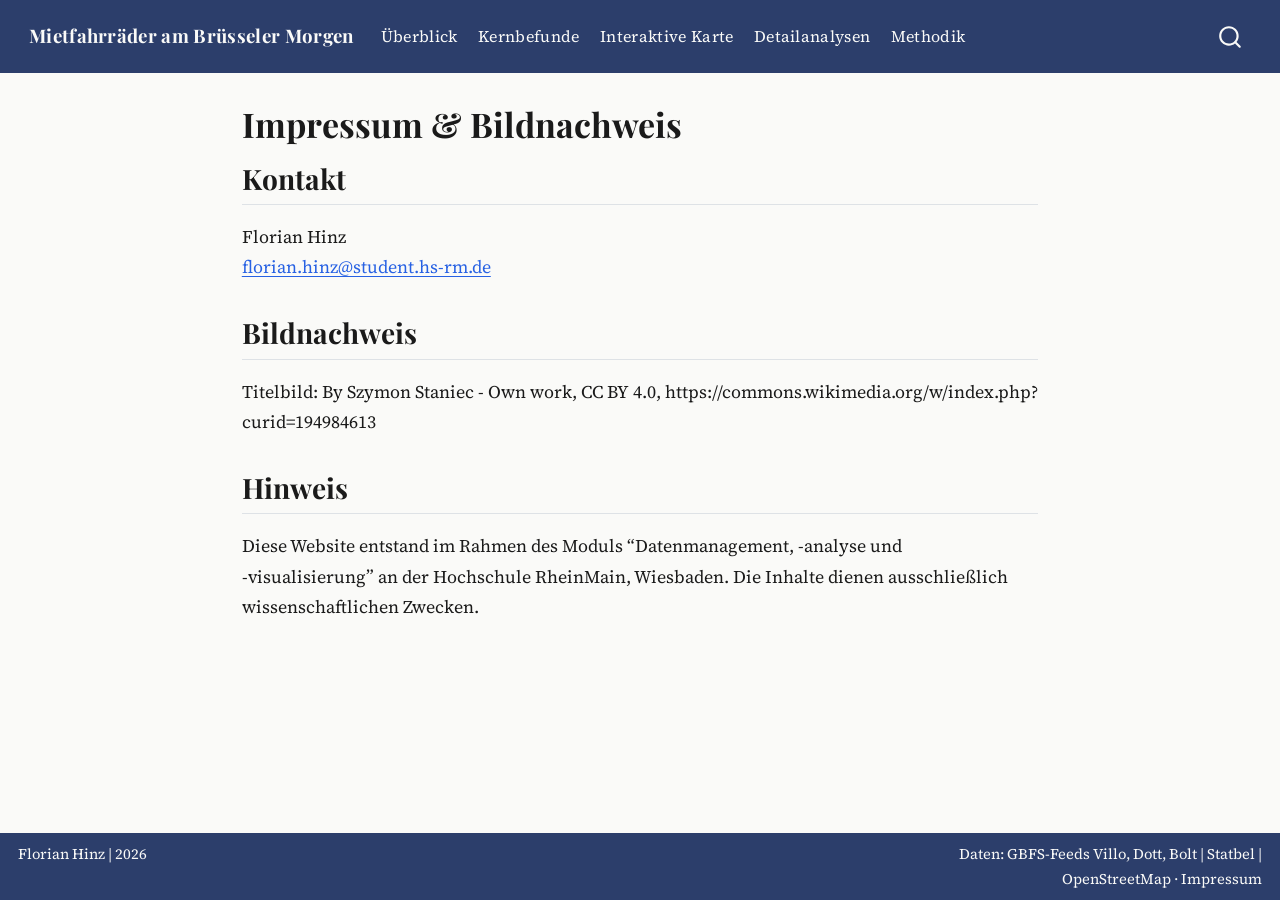
<file: impressum.html>
<!DOCTYPE html>
<html xmlns="http://www.w3.org/1999/xhtml" lang="de" xml:lang="de"><head>

<meta charset="utf-8">
<meta name="generator" content="quarto-1.8.27">

<meta name="viewport" content="width=device-width, initial-scale=1.0, user-scalable=yes">


<title>Impressum – Mietfahrräder am Brüsseler Morgen</title>
<style>
code{white-space: pre-wrap;}
span.smallcaps{font-variant: small-caps;}
div.columns{display: flex; gap: min(4vw, 1.5em);}
div.column{flex: auto; overflow-x: auto;}
div.hanging-indent{margin-left: 1.5em; text-indent: -1.5em;}
ul.task-list{list-style: none;}
ul.task-list li input[type="checkbox"] {
  width: 0.8em;
  margin: 0 0.8em 0.2em -1em; /* quarto-specific, see https://github.com/quarto-dev/quarto-cli/issues/4556 */ 
  vertical-align: middle;
}
</style>


<script src="site_libs/quarto-nav/quarto-nav.js"></script>
<script src="site_libs/quarto-nav/headroom.min.js"></script>
<script src="site_libs/clipboard/clipboard.min.js"></script>
<script src="site_libs/quarto-search/autocomplete.umd.js"></script>
<script src="site_libs/quarto-search/fuse.min.js"></script>
<script src="site_libs/quarto-search/quarto-search.js"></script>
<meta name="quarto:offset" content="./">
<script src="site_libs/quarto-html/quarto.js" type="module"></script>
<script src="site_libs/quarto-html/tabsets/tabsets.js" type="module"></script>
<script src="site_libs/quarto-html/axe/axe-check.js" type="module"></script>
<script src="site_libs/quarto-html/popper.min.js"></script>
<script src="site_libs/quarto-html/tippy.umd.min.js"></script>
<script src="site_libs/quarto-html/anchor.min.js"></script>
<link href="site_libs/quarto-html/tippy.css" rel="stylesheet">
<link href="site_libs/quarto-html/quarto-syntax-highlighting-ed96de9b727972fe78a7b5d16c58bf87.css" rel="stylesheet" id="quarto-text-highlighting-styles">
<script src="site_libs/bootstrap/bootstrap.min.js"></script>
<link href="site_libs/bootstrap/bootstrap-icons.css" rel="stylesheet">
<link href="site_libs/bootstrap/bootstrap-41600c27b27efab89c0b86f61beca7bd.min.css" rel="stylesheet" append-hash="true" id="quarto-bootstrap" data-mode="light">
<script id="quarto-search-options" type="application/json">{
  "location": "navbar",
  "copy-button": false,
  "collapse-after": 3,
  "panel-placement": "end",
  "type": "overlay",
  "limit": 50,
  "keyboard-shortcut": [
    "f",
    "/",
    "s"
  ],
  "show-item-context": false,
  "language": {
    "search-no-results-text": "Keine Treffer",
    "search-matching-documents-text": "Treffer",
    "search-copy-link-title": "Link in die Suche kopieren",
    "search-hide-matches-text": "Zusätzliche Treffer verbergen",
    "search-more-match-text": "weitere Treffer in diesem Dokument",
    "search-more-matches-text": "weitere Treffer in diesem Dokument",
    "search-clear-button-title": "Zurücksetzen",
    "search-text-placeholder": "",
    "search-detached-cancel-button-title": "Abbrechen",
    "search-submit-button-title": "Abschicken",
    "search-label": "Suchen"
  }
}</script>


<link rel="stylesheet" href="styles.css">
</head>

<body class="nav-fixed fullcontent quarto-light">

<div id="quarto-search-results"></div>
  <header id="quarto-header" class="headroom fixed-top">
    <nav class="navbar navbar-expand-lg " data-bs-theme="dark">
      <div class="navbar-container container-fluid">
      <div class="navbar-brand-container mx-auto">
    <a class="navbar-brand" href="./index.html">
    <span class="navbar-title">Mietfahrräder am Brüsseler Morgen</span>
    </a>
  </div>
            <div id="quarto-search" class="" title="Suchen"></div>
          <button class="navbar-toggler" type="button" data-bs-toggle="collapse" data-bs-target="#navbarCollapse" aria-controls="navbarCollapse" role="menu" aria-expanded="false" aria-label="Navigation umschalten" onclick="if (window.quartoToggleHeadroom) { window.quartoToggleHeadroom(); }">
  <span class="navbar-toggler-icon"></span>
</button>
          <div class="collapse navbar-collapse" id="navbarCollapse">
            <ul class="navbar-nav navbar-nav-scroll me-auto">
  <li class="nav-item">
    <a class="nav-link" href="./index.html"> 
<span class="menu-text">Überblick</span></a>
  </li>  
  <li class="nav-item">
    <a class="nav-link" href="./scrollytelling.html"> 
<span class="menu-text">Kernbefunde</span></a>
  </li>  
  <li class="nav-item">
    <a class="nav-link" href="./karte.html"> 
<span class="menu-text">Interaktive Karte</span></a>
  </li>  
  <li class="nav-item">
    <a class="nav-link" href="./ergebnisse.html"> 
<span class="menu-text">Detailanalysen</span></a>
  </li>  
  <li class="nav-item">
    <a class="nav-link" href="./methodik.html"> 
<span class="menu-text">Methodik</span></a>
  </li>  
</ul>
          </div> <!-- /navcollapse -->
            <div class="quarto-navbar-tools">
</div>
      </div> <!-- /container-fluid -->
    </nav>
</header>
<!-- content -->
<div id="quarto-content" class="quarto-container page-columns page-rows-contents page-layout-article page-navbar">
<!-- sidebar -->
<!-- margin-sidebar -->
    
<!-- main -->
<main class="content" id="quarto-document-content">

<header id="title-block-header" class="quarto-title-block default">
<div class="quarto-title">
<h1 class="title">Impressum &amp; Bildnachweis</h1>
</div>



<div class="quarto-title-meta">

    
  
    
  </div>
  


</header>


<section id="kontakt" class="level2">
<h2 class="anchored" data-anchor-id="kontakt">Kontakt</h2>
<p>Florian Hinz<br>
<a href="mailto:florian.hinz@student.hs-rm.de">florian.hinz@student.hs-rm.de</a></p>
</section>
<section id="bildnachweis" class="level2">
<h2 class="anchored" data-anchor-id="bildnachweis">Bildnachweis</h2>
<p>Titelbild: By Szymon Staniec - Own work, CC BY 4.0, https://commons.wikimedia.org/w/index.php?curid=194984613</p>
</section>
<section id="hinweis" class="level2">
<h2 class="anchored" data-anchor-id="hinweis">Hinweis</h2>
<p>Diese Website entstand im Rahmen des Moduls “Datenmanagement, -analyse und <br>-visualisierung” an der Hochschule RheinMain, Wiesbaden. Die Inhalte dienen ausschließlich wissenschaftlichen Zwecken.</p>


</section>

</main> <!-- /main -->
<script id="quarto-html-after-body" type="application/javascript">
  window.document.addEventListener("DOMContentLoaded", function (event) {
    const icon = "";
    const anchorJS = new window.AnchorJS();
    anchorJS.options = {
      placement: 'right',
      icon: icon
    };
    anchorJS.add('.anchored');
    const isCodeAnnotation = (el) => {
      for (const clz of el.classList) {
        if (clz.startsWith('code-annotation-')) {                     
          return true;
        }
      }
      return false;
    }
    const onCopySuccess = function(e) {
      // button target
      const button = e.trigger;
      // don't keep focus
      button.blur();
      // flash "checked"
      button.classList.add('code-copy-button-checked');
      var currentTitle = button.getAttribute("title");
      button.setAttribute("title", "Kopiert");
      let tooltip;
      if (window.bootstrap) {
        button.setAttribute("data-bs-toggle", "tooltip");
        button.setAttribute("data-bs-placement", "left");
        button.setAttribute("data-bs-title", "Kopiert");
        tooltip = new bootstrap.Tooltip(button, 
          { trigger: "manual", 
            customClass: "code-copy-button-tooltip",
            offset: [0, -8]});
        tooltip.show();    
      }
      setTimeout(function() {
        if (tooltip) {
          tooltip.hide();
          button.removeAttribute("data-bs-title");
          button.removeAttribute("data-bs-toggle");
          button.removeAttribute("data-bs-placement");
        }
        button.setAttribute("title", currentTitle);
        button.classList.remove('code-copy-button-checked');
      }, 1000);
      // clear code selection
      e.clearSelection();
    }
    const getTextToCopy = function(trigger) {
      const outerScaffold = trigger.parentElement.cloneNode(true);
      const codeEl = outerScaffold.querySelector('code');
      for (const childEl of codeEl.children) {
        if (isCodeAnnotation(childEl)) {
          childEl.remove();
        }
      }
      return codeEl.innerText;
    }
    const clipboard = new window.ClipboardJS('.code-copy-button:not([data-in-quarto-modal])', {
      text: getTextToCopy
    });
    clipboard.on('success', onCopySuccess);
    if (window.document.getElementById('quarto-embedded-source-code-modal')) {
      const clipboardModal = new window.ClipboardJS('.code-copy-button[data-in-quarto-modal]', {
        text: getTextToCopy,
        container: window.document.getElementById('quarto-embedded-source-code-modal')
      });
      clipboardModal.on('success', onCopySuccess);
    }
      var localhostRegex = new RegExp(/^(?:http|https):\/\/localhost\:?[0-9]*\//);
      var mailtoRegex = new RegExp(/^mailto:/);
        var filterRegex = new RegExp('/' + window.location.host + '/');
      var isInternal = (href) => {
          return filterRegex.test(href) || localhostRegex.test(href) || mailtoRegex.test(href);
      }
      // Inspect non-navigation links and adorn them if external
     var links = window.document.querySelectorAll('a[href]:not(.nav-link):not(.navbar-brand):not(.toc-action):not(.sidebar-link):not(.sidebar-item-toggle):not(.pagination-link):not(.no-external):not([aria-hidden]):not(.dropdown-item):not(.quarto-navigation-tool):not(.about-link)');
      for (var i=0; i<links.length; i++) {
        const link = links[i];
        if (!isInternal(link.href)) {
          // undo the damage that might have been done by quarto-nav.js in the case of
          // links that we want to consider external
          if (link.dataset.originalHref !== undefined) {
            link.href = link.dataset.originalHref;
          }
        }
      }
    function tippyHover(el, contentFn, onTriggerFn, onUntriggerFn) {
      const config = {
        allowHTML: true,
        maxWidth: 500,
        delay: 100,
        arrow: false,
        appendTo: function(el) {
            return el.parentElement;
        },
        interactive: true,
        interactiveBorder: 10,
        theme: 'quarto',
        placement: 'bottom-start',
      };
      if (contentFn) {
        config.content = contentFn;
      }
      if (onTriggerFn) {
        config.onTrigger = onTriggerFn;
      }
      if (onUntriggerFn) {
        config.onUntrigger = onUntriggerFn;
      }
      window.tippy(el, config); 
    }
    const noterefs = window.document.querySelectorAll('a[role="doc-noteref"]');
    for (var i=0; i<noterefs.length; i++) {
      const ref = noterefs[i];
      tippyHover(ref, function() {
        // use id or data attribute instead here
        let href = ref.getAttribute('data-footnote-href') || ref.getAttribute('href');
        try { href = new URL(href).hash; } catch {}
        const id = href.replace(/^#\/?/, "");
        const note = window.document.getElementById(id);
        if (note) {
          return note.innerHTML;
        } else {
          return "";
        }
      });
    }
    const xrefs = window.document.querySelectorAll('a.quarto-xref');
    const processXRef = (id, note) => {
      // Strip column container classes
      const stripColumnClz = (el) => {
        el.classList.remove("page-full", "page-columns");
        if (el.children) {
          for (const child of el.children) {
            stripColumnClz(child);
          }
        }
      }
      stripColumnClz(note)
      if (id === null || id.startsWith('sec-')) {
        // Special case sections, only their first couple elements
        const container = document.createElement("div");
        if (note.children && note.children.length > 2) {
          container.appendChild(note.children[0].cloneNode(true));
          for (let i = 1; i < note.children.length; i++) {
            const child = note.children[i];
            if (child.tagName === "P" && child.innerText === "") {
              continue;
            } else {
              container.appendChild(child.cloneNode(true));
              break;
            }
          }
          if (window.Quarto?.typesetMath) {
            window.Quarto.typesetMath(container);
          }
          return container.innerHTML
        } else {
          if (window.Quarto?.typesetMath) {
            window.Quarto.typesetMath(note);
          }
          return note.innerHTML;
        }
      } else {
        // Remove any anchor links if they are present
        const anchorLink = note.querySelector('a.anchorjs-link');
        if (anchorLink) {
          anchorLink.remove();
        }
        if (window.Quarto?.typesetMath) {
          window.Quarto.typesetMath(note);
        }
        if (note.classList.contains("callout")) {
          return note.outerHTML;
        } else {
          return note.innerHTML;
        }
      }
    }
    for (var i=0; i<xrefs.length; i++) {
      const xref = xrefs[i];
      tippyHover(xref, undefined, function(instance) {
        instance.disable();
        let url = xref.getAttribute('href');
        let hash = undefined; 
        if (url.startsWith('#')) {
          hash = url;
        } else {
          try { hash = new URL(url).hash; } catch {}
        }
        if (hash) {
          const id = hash.replace(/^#\/?/, "");
          const note = window.document.getElementById(id);
          if (note !== null) {
            try {
              const html = processXRef(id, note.cloneNode(true));
              instance.setContent(html);
            } finally {
              instance.enable();
              instance.show();
            }
          } else {
            // See if we can fetch this
            fetch(url.split('#')[0])
            .then(res => res.text())
            .then(html => {
              const parser = new DOMParser();
              const htmlDoc = parser.parseFromString(html, "text/html");
              const note = htmlDoc.getElementById(id);
              if (note !== null) {
                const html = processXRef(id, note);
                instance.setContent(html);
              } 
            }).finally(() => {
              instance.enable();
              instance.show();
            });
          }
        } else {
          // See if we can fetch a full url (with no hash to target)
          // This is a special case and we should probably do some content thinning / targeting
          fetch(url)
          .then(res => res.text())
          .then(html => {
            const parser = new DOMParser();
            const htmlDoc = parser.parseFromString(html, "text/html");
            const note = htmlDoc.querySelector('main.content');
            if (note !== null) {
              // This should only happen for chapter cross references
              // (since there is no id in the URL)
              // remove the first header
              if (note.children.length > 0 && note.children[0].tagName === "HEADER") {
                note.children[0].remove();
              }
              const html = processXRef(null, note);
              instance.setContent(html);
            } 
          }).finally(() => {
            instance.enable();
            instance.show();
          });
        }
      }, function(instance) {
      });
    }
        let selectedAnnoteEl;
        const selectorForAnnotation = ( cell, annotation) => {
          let cellAttr = 'data-code-cell="' + cell + '"';
          let lineAttr = 'data-code-annotation="' +  annotation + '"';
          const selector = 'span[' + cellAttr + '][' + lineAttr + ']';
          return selector;
        }
        const selectCodeLines = (annoteEl) => {
          const doc = window.document;
          const targetCell = annoteEl.getAttribute("data-target-cell");
          const targetAnnotation = annoteEl.getAttribute("data-target-annotation");
          const annoteSpan = window.document.querySelector(selectorForAnnotation(targetCell, targetAnnotation));
          const lines = annoteSpan.getAttribute("data-code-lines").split(",");
          const lineIds = lines.map((line) => {
            return targetCell + "-" + line;
          })
          let top = null;
          let height = null;
          let parent = null;
          if (lineIds.length > 0) {
              //compute the position of the single el (top and bottom and make a div)
              const el = window.document.getElementById(lineIds[0]);
              top = el.offsetTop;
              height = el.offsetHeight;
              parent = el.parentElement.parentElement;
            if (lineIds.length > 1) {
              const lastEl = window.document.getElementById(lineIds[lineIds.length - 1]);
              const bottom = lastEl.offsetTop + lastEl.offsetHeight;
              height = bottom - top;
            }
            if (top !== null && height !== null && parent !== null) {
              // cook up a div (if necessary) and position it 
              let div = window.document.getElementById("code-annotation-line-highlight");
              if (div === null) {
                div = window.document.createElement("div");
                div.setAttribute("id", "code-annotation-line-highlight");
                div.style.position = 'absolute';
                parent.appendChild(div);
              }
              div.style.top = top - 2 + "px";
              div.style.height = height + 4 + "px";
              div.style.left = 0;
              let gutterDiv = window.document.getElementById("code-annotation-line-highlight-gutter");
              if (gutterDiv === null) {
                gutterDiv = window.document.createElement("div");
                gutterDiv.setAttribute("id", "code-annotation-line-highlight-gutter");
                gutterDiv.style.position = 'absolute';
                const codeCell = window.document.getElementById(targetCell);
                const gutter = codeCell.querySelector('.code-annotation-gutter');
                gutter.appendChild(gutterDiv);
              }
              gutterDiv.style.top = top - 2 + "px";
              gutterDiv.style.height = height + 4 + "px";
            }
            selectedAnnoteEl = annoteEl;
          }
        };
        const unselectCodeLines = () => {
          const elementsIds = ["code-annotation-line-highlight", "code-annotation-line-highlight-gutter"];
          elementsIds.forEach((elId) => {
            const div = window.document.getElementById(elId);
            if (div) {
              div.remove();
            }
          });
          selectedAnnoteEl = undefined;
        };
          // Handle positioning of the toggle
      window.addEventListener(
        "resize",
        throttle(() => {
          elRect = undefined;
          if (selectedAnnoteEl) {
            selectCodeLines(selectedAnnoteEl);
          }
        }, 10)
      );
      function throttle(fn, ms) {
      let throttle = false;
      let timer;
        return (...args) => {
          if(!throttle) { // first call gets through
              fn.apply(this, args);
              throttle = true;
          } else { // all the others get throttled
              if(timer) clearTimeout(timer); // cancel #2
              timer = setTimeout(() => {
                fn.apply(this, args);
                timer = throttle = false;
              }, ms);
          }
        };
      }
        // Attach click handler to the DT
        const annoteDls = window.document.querySelectorAll('dt[data-target-cell]');
        for (const annoteDlNode of annoteDls) {
          annoteDlNode.addEventListener('click', (event) => {
            const clickedEl = event.target;
            if (clickedEl !== selectedAnnoteEl) {
              unselectCodeLines();
              const activeEl = window.document.querySelector('dt[data-target-cell].code-annotation-active');
              if (activeEl) {
                activeEl.classList.remove('code-annotation-active');
              }
              selectCodeLines(clickedEl);
              clickedEl.classList.add('code-annotation-active');
            } else {
              // Unselect the line
              unselectCodeLines();
              clickedEl.classList.remove('code-annotation-active');
            }
          });
        }
    const findCites = (el) => {
      const parentEl = el.parentElement;
      if (parentEl) {
        const cites = parentEl.dataset.cites;
        if (cites) {
          return {
            el,
            cites: cites.split(' ')
          };
        } else {
          return findCites(el.parentElement)
        }
      } else {
        return undefined;
      }
    };
    var bibliorefs = window.document.querySelectorAll('a[role="doc-biblioref"]');
    for (var i=0; i<bibliorefs.length; i++) {
      const ref = bibliorefs[i];
      const citeInfo = findCites(ref);
      if (citeInfo) {
        tippyHover(citeInfo.el, function() {
          var popup = window.document.createElement('div');
          citeInfo.cites.forEach(function(cite) {
            var citeDiv = window.document.createElement('div');
            citeDiv.classList.add('hanging-indent');
            citeDiv.classList.add('csl-entry');
            var biblioDiv = window.document.getElementById('ref-' + cite);
            if (biblioDiv) {
              citeDiv.innerHTML = biblioDiv.innerHTML;
            }
            popup.appendChild(citeDiv);
          });
          return popup.innerHTML;
        });
      }
    }
  });
  </script>
</div> <!-- /content -->
<footer class="footer">
  <div class="nav-footer">
    <div class="nav-footer-left">
<p>Florian Hinz | 2026</p>
</div>   
    <div class="nav-footer-center">
      &nbsp;
    </div>
    <div class="nav-footer-right">
<p>Daten: GBFS-Feeds Villo, Dott, Bolt | Statbel | OpenStreetMap · <a href="impressum.html" style="color:inherit; text-decoration:none; font-weight:normal;">Impressum</a></p>
</div>
  </div>
</footer>




</body></html>
</file>
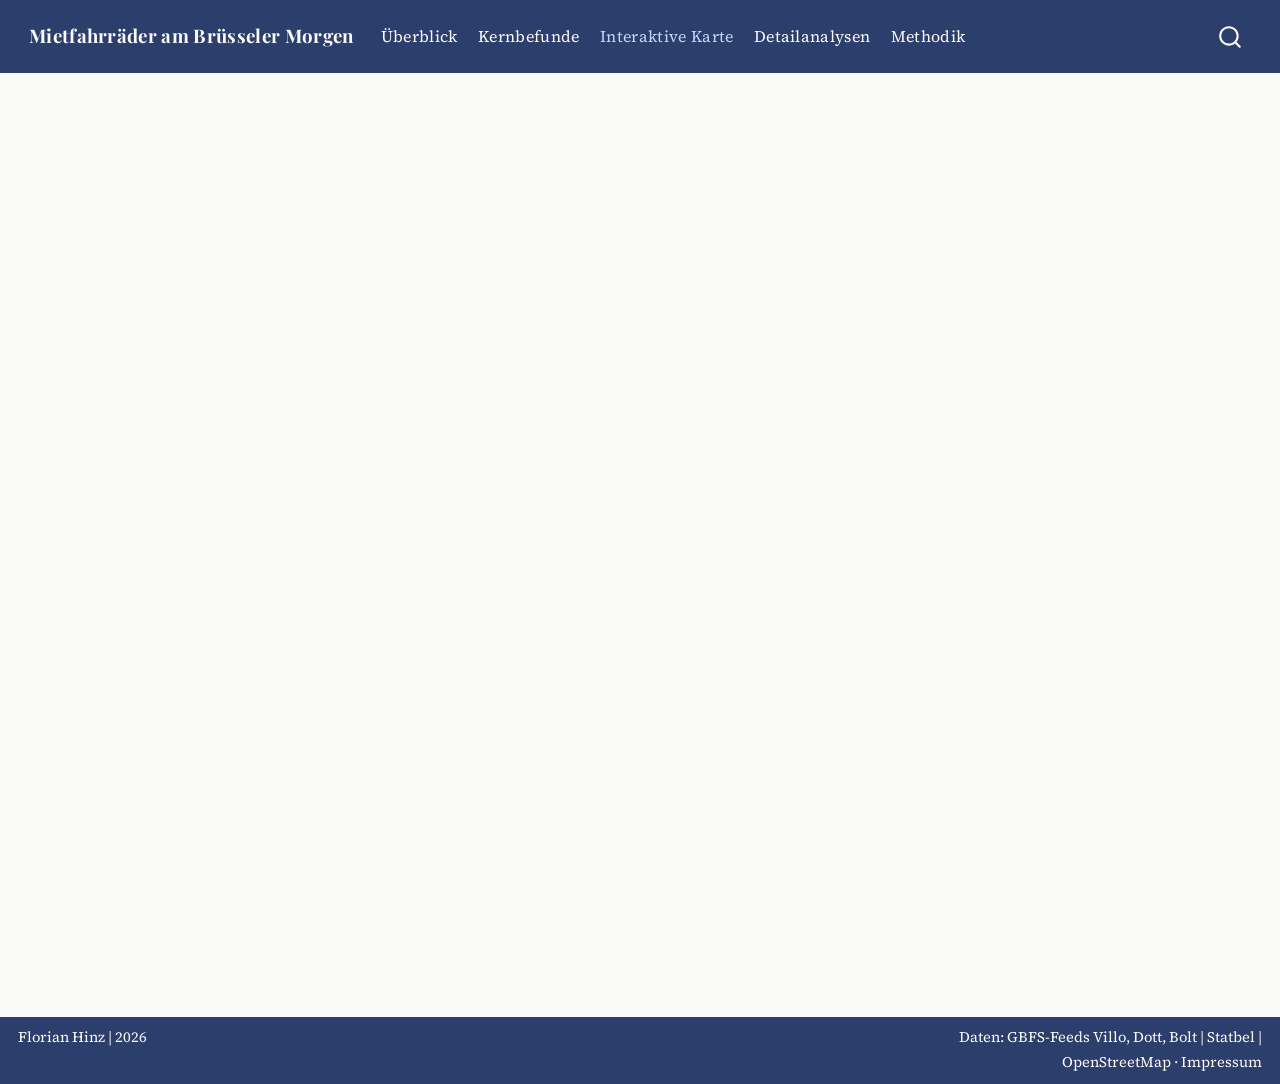
<file: karte.html>
<!DOCTYPE html>
<html xmlns="http://www.w3.org/1999/xhtml" lang="de" xml:lang="de"><head>

<meta charset="utf-8">
<meta name="generator" content="quarto-1.8.27">

<meta name="viewport" content="width=device-width, initial-scale=1.0, user-scalable=yes">


<title>Interaktive Karte – Mietfahrräder am Brüsseler Morgen</title>
<style>
code{white-space: pre-wrap;}
span.smallcaps{font-variant: small-caps;}
div.columns{display: flex; gap: min(4vw, 1.5em);}
div.column{flex: auto; overflow-x: auto;}
div.hanging-indent{margin-left: 1.5em; text-indent: -1.5em;}
ul.task-list{list-style: none;}
ul.task-list li input[type="checkbox"] {
  width: 0.8em;
  margin: 0 0.8em 0.2em -1em; /* quarto-specific, see https://github.com/quarto-dev/quarto-cli/issues/4556 */ 
  vertical-align: middle;
}
</style>


<script src="site_libs/quarto-nav/quarto-nav.js"></script>
<script src="site_libs/quarto-nav/headroom.min.js"></script>
<script src="site_libs/clipboard/clipboard.min.js"></script>
<script src="site_libs/quarto-search/autocomplete.umd.js"></script>
<script src="site_libs/quarto-search/fuse.min.js"></script>
<script src="site_libs/quarto-search/quarto-search.js"></script>
<meta name="quarto:offset" content="./">
<script src="site_libs/quarto-html/quarto.js" type="module"></script>
<script src="site_libs/quarto-html/tabsets/tabsets.js" type="module"></script>
<script src="site_libs/quarto-html/axe/axe-check.js" type="module"></script>
<script src="site_libs/quarto-html/popper.min.js"></script>
<script src="site_libs/quarto-html/tippy.umd.min.js"></script>
<script src="site_libs/quarto-html/anchor.min.js"></script>
<link href="site_libs/quarto-html/tippy.css" rel="stylesheet">
<link href="site_libs/quarto-html/quarto-syntax-highlighting-ed96de9b727972fe78a7b5d16c58bf87.css" rel="stylesheet" id="quarto-text-highlighting-styles">
<script src="site_libs/bootstrap/bootstrap.min.js"></script>
<link href="site_libs/bootstrap/bootstrap-icons.css" rel="stylesheet">
<link href="site_libs/bootstrap/bootstrap-41600c27b27efab89c0b86f61beca7bd.min.css" rel="stylesheet" append-hash="true" id="quarto-bootstrap" data-mode="light">
<script id="quarto-search-options" type="application/json">{
  "location": "navbar",
  "copy-button": false,
  "collapse-after": 3,
  "panel-placement": "end",
  "type": "overlay",
  "limit": 50,
  "keyboard-shortcut": [
    "f",
    "/",
    "s"
  ],
  "show-item-context": false,
  "language": {
    "search-no-results-text": "Keine Treffer",
    "search-matching-documents-text": "Treffer",
    "search-copy-link-title": "Link in die Suche kopieren",
    "search-hide-matches-text": "Zusätzliche Treffer verbergen",
    "search-more-match-text": "weitere Treffer in diesem Dokument",
    "search-more-matches-text": "weitere Treffer in diesem Dokument",
    "search-clear-button-title": "Zurücksetzen",
    "search-text-placeholder": "",
    "search-detached-cancel-button-title": "Abbrechen",
    "search-submit-button-title": "Abschicken",
    "search-label": "Suchen"
  }
}</script>


<link rel="stylesheet" href="styles.css">
</head>

<body class="nav-fixed quarto-light">

<div id="quarto-search-results"></div>
  <header id="quarto-header" class="headroom fixed-top">
    <nav class="navbar navbar-expand-lg " data-bs-theme="dark">
      <div class="navbar-container container-fluid">
      <div class="navbar-brand-container mx-auto">
    <a class="navbar-brand" href="./index.html">
    <span class="navbar-title">Mietfahrräder am Brüsseler Morgen</span>
    </a>
  </div>
            <div id="quarto-search" class="" title="Suchen"></div>
          <button class="navbar-toggler" type="button" data-bs-toggle="collapse" data-bs-target="#navbarCollapse" aria-controls="navbarCollapse" role="menu" aria-expanded="false" aria-label="Navigation umschalten" onclick="if (window.quartoToggleHeadroom) { window.quartoToggleHeadroom(); }">
  <span class="navbar-toggler-icon"></span>
</button>
          <div class="collapse navbar-collapse" id="navbarCollapse">
            <ul class="navbar-nav navbar-nav-scroll me-auto">
  <li class="nav-item">
    <a class="nav-link" href="./index.html"> 
<span class="menu-text">Überblick</span></a>
  </li>  
  <li class="nav-item">
    <a class="nav-link" href="./scrollytelling.html"> 
<span class="menu-text">Kernbefunde</span></a>
  </li>  
  <li class="nav-item">
    <a class="nav-link active" href="./karte.html" aria-current="page"> 
<span class="menu-text">Interaktive Karte</span></a>
  </li>  
  <li class="nav-item">
    <a class="nav-link" href="./ergebnisse.html"> 
<span class="menu-text">Detailanalysen</span></a>
  </li>  
  <li class="nav-item">
    <a class="nav-link" href="./methodik.html"> 
<span class="menu-text">Methodik</span></a>
  </li>  
</ul>
          </div> <!-- /navcollapse -->
            <div class="quarto-navbar-tools">
</div>
      </div> <!-- /container-fluid -->
    </nav>
</header>
<!-- content -->
<div id="quarto-content" class="quarto-container page-columns page-rows-contents page-layout-full page-navbar">
<!-- sidebar -->
<!-- margin-sidebar -->
    
<!-- main -->
<main class="content column-page" id="quarto-document-content"><header id="title-block-header" class="quarto-title-block"></header>




<div id="karte-loading" style="
  display: flex;
  flex-direction: column;
  align-items: center;
  justify-content: center;
  height: 800px;
  font-family: sans-serif;
  font-size: 1.1rem;
  color: #555;
  background: #f9f9f9;
  gap: 0.5rem;
">
  <p style="margin: 0;">Karte wird geladen …</p>
  <p style="margin: 0; font-size: 0.85rem; color: #aaa;">Dies kann beim ersten Aufruf bis zu einer Minute dauern.</p>
</div>

<iframe src="https://01a1ab10-60d4-8ea2-899b-396afab04e0e.share.connect.posit.cloud/" width="100%" height="800px" style="border:none; display:none;" id="karte-iframe" onload="document.getElementById('karte-loading').style.display='none'; this.style.display='block';">
</iframe>



</main> <!-- /main -->
<script id="quarto-html-after-body" type="application/javascript">
  window.document.addEventListener("DOMContentLoaded", function (event) {
    const icon = "";
    const anchorJS = new window.AnchorJS();
    anchorJS.options = {
      placement: 'right',
      icon: icon
    };
    anchorJS.add('.anchored');
    const isCodeAnnotation = (el) => {
      for (const clz of el.classList) {
        if (clz.startsWith('code-annotation-')) {                     
          return true;
        }
      }
      return false;
    }
    const onCopySuccess = function(e) {
      // button target
      const button = e.trigger;
      // don't keep focus
      button.blur();
      // flash "checked"
      button.classList.add('code-copy-button-checked');
      var currentTitle = button.getAttribute("title");
      button.setAttribute("title", "Kopiert");
      let tooltip;
      if (window.bootstrap) {
        button.setAttribute("data-bs-toggle", "tooltip");
        button.setAttribute("data-bs-placement", "left");
        button.setAttribute("data-bs-title", "Kopiert");
        tooltip = new bootstrap.Tooltip(button, 
          { trigger: "manual", 
            customClass: "code-copy-button-tooltip",
            offset: [0, -8]});
        tooltip.show();    
      }
      setTimeout(function() {
        if (tooltip) {
          tooltip.hide();
          button.removeAttribute("data-bs-title");
          button.removeAttribute("data-bs-toggle");
          button.removeAttribute("data-bs-placement");
        }
        button.setAttribute("title", currentTitle);
        button.classList.remove('code-copy-button-checked');
      }, 1000);
      // clear code selection
      e.clearSelection();
    }
    const getTextToCopy = function(trigger) {
      const outerScaffold = trigger.parentElement.cloneNode(true);
      const codeEl = outerScaffold.querySelector('code');
      for (const childEl of codeEl.children) {
        if (isCodeAnnotation(childEl)) {
          childEl.remove();
        }
      }
      return codeEl.innerText;
    }
    const clipboard = new window.ClipboardJS('.code-copy-button:not([data-in-quarto-modal])', {
      text: getTextToCopy
    });
    clipboard.on('success', onCopySuccess);
    if (window.document.getElementById('quarto-embedded-source-code-modal')) {
      const clipboardModal = new window.ClipboardJS('.code-copy-button[data-in-quarto-modal]', {
        text: getTextToCopy,
        container: window.document.getElementById('quarto-embedded-source-code-modal')
      });
      clipboardModal.on('success', onCopySuccess);
    }
      var localhostRegex = new RegExp(/^(?:http|https):\/\/localhost\:?[0-9]*\//);
      var mailtoRegex = new RegExp(/^mailto:/);
        var filterRegex = new RegExp('/' + window.location.host + '/');
      var isInternal = (href) => {
          return filterRegex.test(href) || localhostRegex.test(href) || mailtoRegex.test(href);
      }
      // Inspect non-navigation links and adorn them if external
     var links = window.document.querySelectorAll('a[href]:not(.nav-link):not(.navbar-brand):not(.toc-action):not(.sidebar-link):not(.sidebar-item-toggle):not(.pagination-link):not(.no-external):not([aria-hidden]):not(.dropdown-item):not(.quarto-navigation-tool):not(.about-link)');
      for (var i=0; i<links.length; i++) {
        const link = links[i];
        if (!isInternal(link.href)) {
          // undo the damage that might have been done by quarto-nav.js in the case of
          // links that we want to consider external
          if (link.dataset.originalHref !== undefined) {
            link.href = link.dataset.originalHref;
          }
        }
      }
    function tippyHover(el, contentFn, onTriggerFn, onUntriggerFn) {
      const config = {
        allowHTML: true,
        maxWidth: 500,
        delay: 100,
        arrow: false,
        appendTo: function(el) {
            return el.parentElement;
        },
        interactive: true,
        interactiveBorder: 10,
        theme: 'quarto',
        placement: 'bottom-start',
      };
      if (contentFn) {
        config.content = contentFn;
      }
      if (onTriggerFn) {
        config.onTrigger = onTriggerFn;
      }
      if (onUntriggerFn) {
        config.onUntrigger = onUntriggerFn;
      }
      window.tippy(el, config); 
    }
    const noterefs = window.document.querySelectorAll('a[role="doc-noteref"]');
    for (var i=0; i<noterefs.length; i++) {
      const ref = noterefs[i];
      tippyHover(ref, function() {
        // use id or data attribute instead here
        let href = ref.getAttribute('data-footnote-href') || ref.getAttribute('href');
        try { href = new URL(href).hash; } catch {}
        const id = href.replace(/^#\/?/, "");
        const note = window.document.getElementById(id);
        if (note) {
          return note.innerHTML;
        } else {
          return "";
        }
      });
    }
    const xrefs = window.document.querySelectorAll('a.quarto-xref');
    const processXRef = (id, note) => {
      // Strip column container classes
      const stripColumnClz = (el) => {
        el.classList.remove("page-full", "page-columns");
        if (el.children) {
          for (const child of el.children) {
            stripColumnClz(child);
          }
        }
      }
      stripColumnClz(note)
      if (id === null || id.startsWith('sec-')) {
        // Special case sections, only their first couple elements
        const container = document.createElement("div");
        if (note.children && note.children.length > 2) {
          container.appendChild(note.children[0].cloneNode(true));
          for (let i = 1; i < note.children.length; i++) {
            const child = note.children[i];
            if (child.tagName === "P" && child.innerText === "") {
              continue;
            } else {
              container.appendChild(child.cloneNode(true));
              break;
            }
          }
          if (window.Quarto?.typesetMath) {
            window.Quarto.typesetMath(container);
          }
          return container.innerHTML
        } else {
          if (window.Quarto?.typesetMath) {
            window.Quarto.typesetMath(note);
          }
          return note.innerHTML;
        }
      } else {
        // Remove any anchor links if they are present
        const anchorLink = note.querySelector('a.anchorjs-link');
        if (anchorLink) {
          anchorLink.remove();
        }
        if (window.Quarto?.typesetMath) {
          window.Quarto.typesetMath(note);
        }
        if (note.classList.contains("callout")) {
          return note.outerHTML;
        } else {
          return note.innerHTML;
        }
      }
    }
    for (var i=0; i<xrefs.length; i++) {
      const xref = xrefs[i];
      tippyHover(xref, undefined, function(instance) {
        instance.disable();
        let url = xref.getAttribute('href');
        let hash = undefined; 
        if (url.startsWith('#')) {
          hash = url;
        } else {
          try { hash = new URL(url).hash; } catch {}
        }
        if (hash) {
          const id = hash.replace(/^#\/?/, "");
          const note = window.document.getElementById(id);
          if (note !== null) {
            try {
              const html = processXRef(id, note.cloneNode(true));
              instance.setContent(html);
            } finally {
              instance.enable();
              instance.show();
            }
          } else {
            // See if we can fetch this
            fetch(url.split('#')[0])
            .then(res => res.text())
            .then(html => {
              const parser = new DOMParser();
              const htmlDoc = parser.parseFromString(html, "text/html");
              const note = htmlDoc.getElementById(id);
              if (note !== null) {
                const html = processXRef(id, note);
                instance.setContent(html);
              } 
            }).finally(() => {
              instance.enable();
              instance.show();
            });
          }
        } else {
          // See if we can fetch a full url (with no hash to target)
          // This is a special case and we should probably do some content thinning / targeting
          fetch(url)
          .then(res => res.text())
          .then(html => {
            const parser = new DOMParser();
            const htmlDoc = parser.parseFromString(html, "text/html");
            const note = htmlDoc.querySelector('main.content');
            if (note !== null) {
              // This should only happen for chapter cross references
              // (since there is no id in the URL)
              // remove the first header
              if (note.children.length > 0 && note.children[0].tagName === "HEADER") {
                note.children[0].remove();
              }
              const html = processXRef(null, note);
              instance.setContent(html);
            } 
          }).finally(() => {
            instance.enable();
            instance.show();
          });
        }
      }, function(instance) {
      });
    }
        let selectedAnnoteEl;
        const selectorForAnnotation = ( cell, annotation) => {
          let cellAttr = 'data-code-cell="' + cell + '"';
          let lineAttr = 'data-code-annotation="' +  annotation + '"';
          const selector = 'span[' + cellAttr + '][' + lineAttr + ']';
          return selector;
        }
        const selectCodeLines = (annoteEl) => {
          const doc = window.document;
          const targetCell = annoteEl.getAttribute("data-target-cell");
          const targetAnnotation = annoteEl.getAttribute("data-target-annotation");
          const annoteSpan = window.document.querySelector(selectorForAnnotation(targetCell, targetAnnotation));
          const lines = annoteSpan.getAttribute("data-code-lines").split(",");
          const lineIds = lines.map((line) => {
            return targetCell + "-" + line;
          })
          let top = null;
          let height = null;
          let parent = null;
          if (lineIds.length > 0) {
              //compute the position of the single el (top and bottom and make a div)
              const el = window.document.getElementById(lineIds[0]);
              top = el.offsetTop;
              height = el.offsetHeight;
              parent = el.parentElement.parentElement;
            if (lineIds.length > 1) {
              const lastEl = window.document.getElementById(lineIds[lineIds.length - 1]);
              const bottom = lastEl.offsetTop + lastEl.offsetHeight;
              height = bottom - top;
            }
            if (top !== null && height !== null && parent !== null) {
              // cook up a div (if necessary) and position it 
              let div = window.document.getElementById("code-annotation-line-highlight");
              if (div === null) {
                div = window.document.createElement("div");
                div.setAttribute("id", "code-annotation-line-highlight");
                div.style.position = 'absolute';
                parent.appendChild(div);
              }
              div.style.top = top - 2 + "px";
              div.style.height = height + 4 + "px";
              div.style.left = 0;
              let gutterDiv = window.document.getElementById("code-annotation-line-highlight-gutter");
              if (gutterDiv === null) {
                gutterDiv = window.document.createElement("div");
                gutterDiv.setAttribute("id", "code-annotation-line-highlight-gutter");
                gutterDiv.style.position = 'absolute';
                const codeCell = window.document.getElementById(targetCell);
                const gutter = codeCell.querySelector('.code-annotation-gutter');
                gutter.appendChild(gutterDiv);
              }
              gutterDiv.style.top = top - 2 + "px";
              gutterDiv.style.height = height + 4 + "px";
            }
            selectedAnnoteEl = annoteEl;
          }
        };
        const unselectCodeLines = () => {
          const elementsIds = ["code-annotation-line-highlight", "code-annotation-line-highlight-gutter"];
          elementsIds.forEach((elId) => {
            const div = window.document.getElementById(elId);
            if (div) {
              div.remove();
            }
          });
          selectedAnnoteEl = undefined;
        };
          // Handle positioning of the toggle
      window.addEventListener(
        "resize",
        throttle(() => {
          elRect = undefined;
          if (selectedAnnoteEl) {
            selectCodeLines(selectedAnnoteEl);
          }
        }, 10)
      );
      function throttle(fn, ms) {
      let throttle = false;
      let timer;
        return (...args) => {
          if(!throttle) { // first call gets through
              fn.apply(this, args);
              throttle = true;
          } else { // all the others get throttled
              if(timer) clearTimeout(timer); // cancel #2
              timer = setTimeout(() => {
                fn.apply(this, args);
                timer = throttle = false;
              }, ms);
          }
        };
      }
        // Attach click handler to the DT
        const annoteDls = window.document.querySelectorAll('dt[data-target-cell]');
        for (const annoteDlNode of annoteDls) {
          annoteDlNode.addEventListener('click', (event) => {
            const clickedEl = event.target;
            if (clickedEl !== selectedAnnoteEl) {
              unselectCodeLines();
              const activeEl = window.document.querySelector('dt[data-target-cell].code-annotation-active');
              if (activeEl) {
                activeEl.classList.remove('code-annotation-active');
              }
              selectCodeLines(clickedEl);
              clickedEl.classList.add('code-annotation-active');
            } else {
              // Unselect the line
              unselectCodeLines();
              clickedEl.classList.remove('code-annotation-active');
            }
          });
        }
    const findCites = (el) => {
      const parentEl = el.parentElement;
      if (parentEl) {
        const cites = parentEl.dataset.cites;
        if (cites) {
          return {
            el,
            cites: cites.split(' ')
          };
        } else {
          return findCites(el.parentElement)
        }
      } else {
        return undefined;
      }
    };
    var bibliorefs = window.document.querySelectorAll('a[role="doc-biblioref"]');
    for (var i=0; i<bibliorefs.length; i++) {
      const ref = bibliorefs[i];
      const citeInfo = findCites(ref);
      if (citeInfo) {
        tippyHover(citeInfo.el, function() {
          var popup = window.document.createElement('div');
          citeInfo.cites.forEach(function(cite) {
            var citeDiv = window.document.createElement('div');
            citeDiv.classList.add('hanging-indent');
            citeDiv.classList.add('csl-entry');
            var biblioDiv = window.document.getElementById('ref-' + cite);
            if (biblioDiv) {
              citeDiv.innerHTML = biblioDiv.innerHTML;
            }
            popup.appendChild(citeDiv);
          });
          return popup.innerHTML;
        });
      }
    }
  });
  </script>
</div> <!-- /content -->
<footer class="footer">
  <div class="nav-footer">
    <div class="nav-footer-left">
<p>Florian Hinz | 2026</p>
</div>   
    <div class="nav-footer-center">
      &nbsp;
    </div>
    <div class="nav-footer-right">
<p>Daten: GBFS-Feeds Villo, Dott, Bolt | Statbel | OpenStreetMap · <a href="impressum.html" style="color:inherit; text-decoration:none; font-weight:normal;">Impressum</a></p>
</div>
  </div>
</footer>




</body></html>
</file>
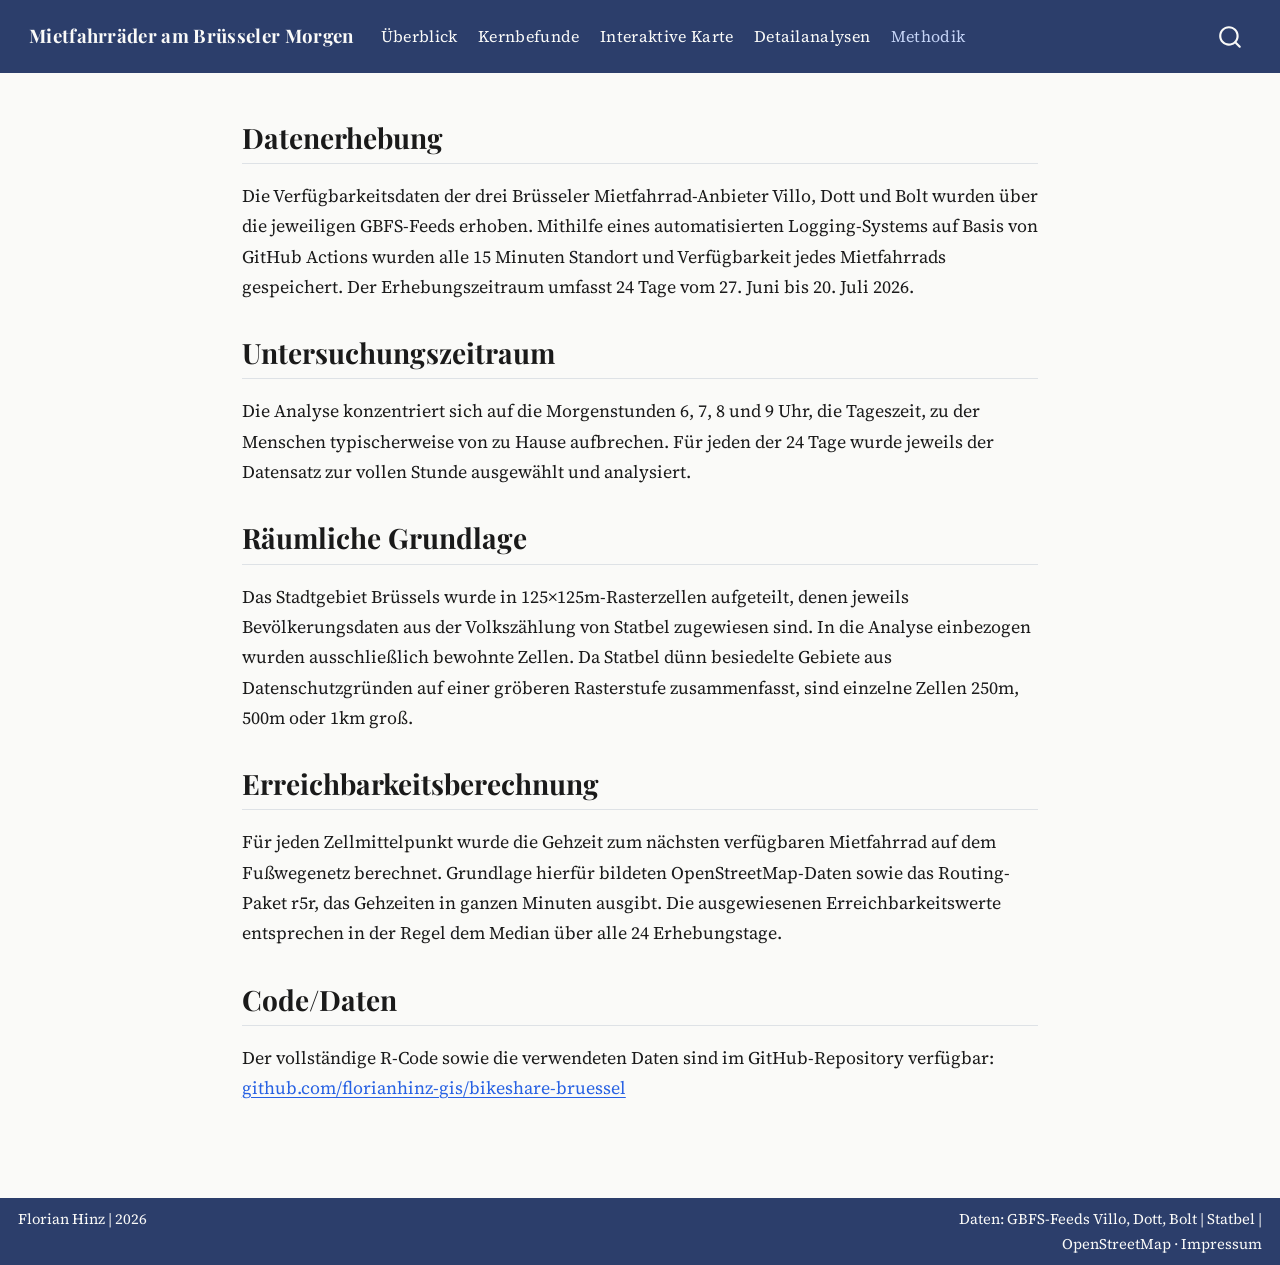
<file: methodik.html>
<!DOCTYPE html>
<html xmlns="http://www.w3.org/1999/xhtml" lang="de" xml:lang="de"><head>

<meta charset="utf-8">
<meta name="generator" content="quarto-1.8.27">

<meta name="viewport" content="width=device-width, initial-scale=1.0, user-scalable=yes">


<title>methodik – Mietfahrräder am Brüsseler Morgen</title>
<style>
code{white-space: pre-wrap;}
span.smallcaps{font-variant: small-caps;}
div.columns{display: flex; gap: min(4vw, 1.5em);}
div.column{flex: auto; overflow-x: auto;}
div.hanging-indent{margin-left: 1.5em; text-indent: -1.5em;}
ul.task-list{list-style: none;}
ul.task-list li input[type="checkbox"] {
  width: 0.8em;
  margin: 0 0.8em 0.2em -1em; /* quarto-specific, see https://github.com/quarto-dev/quarto-cli/issues/4556 */ 
  vertical-align: middle;
}
</style>


<script src="site_libs/quarto-nav/quarto-nav.js"></script>
<script src="site_libs/quarto-nav/headroom.min.js"></script>
<script src="site_libs/clipboard/clipboard.min.js"></script>
<script src="site_libs/quarto-search/autocomplete.umd.js"></script>
<script src="site_libs/quarto-search/fuse.min.js"></script>
<script src="site_libs/quarto-search/quarto-search.js"></script>
<meta name="quarto:offset" content="./">
<script src="site_libs/quarto-html/quarto.js" type="module"></script>
<script src="site_libs/quarto-html/tabsets/tabsets.js" type="module"></script>
<script src="site_libs/quarto-html/axe/axe-check.js" type="module"></script>
<script src="site_libs/quarto-html/popper.min.js"></script>
<script src="site_libs/quarto-html/tippy.umd.min.js"></script>
<script src="site_libs/quarto-html/anchor.min.js"></script>
<link href="site_libs/quarto-html/tippy.css" rel="stylesheet">
<link href="site_libs/quarto-html/quarto-syntax-highlighting-ed96de9b727972fe78a7b5d16c58bf87.css" rel="stylesheet" id="quarto-text-highlighting-styles">
<script src="site_libs/bootstrap/bootstrap.min.js"></script>
<link href="site_libs/bootstrap/bootstrap-icons.css" rel="stylesheet">
<link href="site_libs/bootstrap/bootstrap-41600c27b27efab89c0b86f61beca7bd.min.css" rel="stylesheet" append-hash="true" id="quarto-bootstrap" data-mode="light">
<script id="quarto-search-options" type="application/json">{
  "location": "navbar",
  "copy-button": false,
  "collapse-after": 3,
  "panel-placement": "end",
  "type": "overlay",
  "limit": 50,
  "keyboard-shortcut": [
    "f",
    "/",
    "s"
  ],
  "show-item-context": false,
  "language": {
    "search-no-results-text": "Keine Treffer",
    "search-matching-documents-text": "Treffer",
    "search-copy-link-title": "Link in die Suche kopieren",
    "search-hide-matches-text": "Zusätzliche Treffer verbergen",
    "search-more-match-text": "weitere Treffer in diesem Dokument",
    "search-more-matches-text": "weitere Treffer in diesem Dokument",
    "search-clear-button-title": "Zurücksetzen",
    "search-text-placeholder": "",
    "search-detached-cancel-button-title": "Abbrechen",
    "search-submit-button-title": "Abschicken",
    "search-label": "Suchen"
  }
}</script>


<link rel="stylesheet" href="styles.css">
</head>

<body class="nav-fixed fullcontent quarto-light">

<div id="quarto-search-results"></div>
  <header id="quarto-header" class="headroom fixed-top">
    <nav class="navbar navbar-expand-lg " data-bs-theme="dark">
      <div class="navbar-container container-fluid">
      <div class="navbar-brand-container mx-auto">
    <a class="navbar-brand" href="./index.html">
    <span class="navbar-title">Mietfahrräder am Brüsseler Morgen</span>
    </a>
  </div>
            <div id="quarto-search" class="" title="Suchen"></div>
          <button class="navbar-toggler" type="button" data-bs-toggle="collapse" data-bs-target="#navbarCollapse" aria-controls="navbarCollapse" role="menu" aria-expanded="false" aria-label="Navigation umschalten" onclick="if (window.quartoToggleHeadroom) { window.quartoToggleHeadroom(); }">
  <span class="navbar-toggler-icon"></span>
</button>
          <div class="collapse navbar-collapse" id="navbarCollapse">
            <ul class="navbar-nav navbar-nav-scroll me-auto">
  <li class="nav-item">
    <a class="nav-link" href="./index.html"> 
<span class="menu-text">Überblick</span></a>
  </li>  
  <li class="nav-item">
    <a class="nav-link" href="./scrollytelling.html"> 
<span class="menu-text">Kernbefunde</span></a>
  </li>  
  <li class="nav-item">
    <a class="nav-link" href="./karte.html"> 
<span class="menu-text">Interaktive Karte</span></a>
  </li>  
  <li class="nav-item">
    <a class="nav-link" href="./ergebnisse.html"> 
<span class="menu-text">Detailanalysen</span></a>
  </li>  
  <li class="nav-item">
    <a class="nav-link active" href="./methodik.html" aria-current="page"> 
<span class="menu-text">Methodik</span></a>
  </li>  
</ul>
          </div> <!-- /navcollapse -->
            <div class="quarto-navbar-tools">
</div>
      </div> <!-- /container-fluid -->
    </nav>
</header>
<!-- content -->
<div id="quarto-content" class="quarto-container page-columns page-rows-contents page-layout-article page-navbar">
<!-- sidebar -->
<!-- margin-sidebar -->
    
<!-- main -->
<main class="content" id="quarto-document-content"><header id="title-block-header" class="quarto-title-block"></header>




<section id="datenerhebung" class="level2">
<h2 class="anchored" data-anchor-id="datenerhebung">Datenerhebung</h2>
<p>Die Verfügbarkeitsdaten der drei Brüsseler Mietfahrrad-Anbieter Villo, Dott und Bolt wurden über die jeweiligen GBFS-Feeds erhoben. Mithilfe eines automatisierten Logging-Systems auf Basis von GitHub Actions wurden alle 15 Minuten Standort und Verfügbarkeit jedes Mietfahrrads gespeichert. Der Erhebungszeitraum umfasst 24 Tage vom 27. Juni bis 20. Juli 2026.</p>
</section>
<section id="untersuchungszeitraum" class="level2">
<h2 class="anchored" data-anchor-id="untersuchungszeitraum">Untersuchungszeitraum</h2>
<p>Die Analyse konzentriert sich auf die Morgenstunden 6, 7, 8 und 9 Uhr, die Tageszeit, zu der Menschen typischerweise von zu Hause aufbrechen. Für jeden der 24 Tage wurde jeweils der Datensatz zur vollen Stunde ausgewählt und analysiert.</p>
</section>
<section id="räumliche-grundlage" class="level2">
<h2 class="anchored" data-anchor-id="räumliche-grundlage">Räumliche Grundlage</h2>
<p>Das Stadtgebiet Brüssels wurde in 125×125m-Rasterzellen aufgeteilt, denen jeweils Bevölkerungsdaten aus der Volkszählung von Statbel zugewiesen sind. In die Analyse einbezogen wurden ausschließlich bewohnte Zellen. Da Statbel dünn besiedelte Gebiete aus Datenschutzgründen auf einer gröberen Rasterstufe zusammenfasst, sind einzelne Zellen 250m, 500m oder 1km groß.</p>
</section>
<section id="erreichbarkeitsberechnung" class="level2">
<h2 class="anchored" data-anchor-id="erreichbarkeitsberechnung">Erreichbarkeitsberechnung</h2>
<p>Für jeden Zellmittelpunkt wurde die Gehzeit zum nächsten verfügbaren Mietfahrrad auf dem Fußwegenetz berechnet. Grundlage hierfür bildeten OpenStreetMap-Daten sowie das Routing-Paket r5r, das Gehzeiten in ganzen Minuten ausgibt. Die ausgewiesenen Erreichbarkeitswerte entsprechen in der Regel dem Median über alle 24 Erhebungstage.</p>
</section>
<section id="codedaten" class="level2">
<h2 class="anchored" data-anchor-id="codedaten">Code/Daten</h2>
<p>Der vollständige R-Code sowie die verwendeten Daten sind im GitHub-Repository verfügbar: <a href="https://github.com/florianhinz-gis/bikeshare-bruessel">github.com/florianhinz-gis/bikeshare-bruessel</a></p>


</section>

</main> <!-- /main -->
<script id="quarto-html-after-body" type="application/javascript">
  window.document.addEventListener("DOMContentLoaded", function (event) {
    const icon = "";
    const anchorJS = new window.AnchorJS();
    anchorJS.options = {
      placement: 'right',
      icon: icon
    };
    anchorJS.add('.anchored');
    const isCodeAnnotation = (el) => {
      for (const clz of el.classList) {
        if (clz.startsWith('code-annotation-')) {                     
          return true;
        }
      }
      return false;
    }
    const onCopySuccess = function(e) {
      // button target
      const button = e.trigger;
      // don't keep focus
      button.blur();
      // flash "checked"
      button.classList.add('code-copy-button-checked');
      var currentTitle = button.getAttribute("title");
      button.setAttribute("title", "Kopiert");
      let tooltip;
      if (window.bootstrap) {
        button.setAttribute("data-bs-toggle", "tooltip");
        button.setAttribute("data-bs-placement", "left");
        button.setAttribute("data-bs-title", "Kopiert");
        tooltip = new bootstrap.Tooltip(button, 
          { trigger: "manual", 
            customClass: "code-copy-button-tooltip",
            offset: [0, -8]});
        tooltip.show();    
      }
      setTimeout(function() {
        if (tooltip) {
          tooltip.hide();
          button.removeAttribute("data-bs-title");
          button.removeAttribute("data-bs-toggle");
          button.removeAttribute("data-bs-placement");
        }
        button.setAttribute("title", currentTitle);
        button.classList.remove('code-copy-button-checked');
      }, 1000);
      // clear code selection
      e.clearSelection();
    }
    const getTextToCopy = function(trigger) {
      const outerScaffold = trigger.parentElement.cloneNode(true);
      const codeEl = outerScaffold.querySelector('code');
      for (const childEl of codeEl.children) {
        if (isCodeAnnotation(childEl)) {
          childEl.remove();
        }
      }
      return codeEl.innerText;
    }
    const clipboard = new window.ClipboardJS('.code-copy-button:not([data-in-quarto-modal])', {
      text: getTextToCopy
    });
    clipboard.on('success', onCopySuccess);
    if (window.document.getElementById('quarto-embedded-source-code-modal')) {
      const clipboardModal = new window.ClipboardJS('.code-copy-button[data-in-quarto-modal]', {
        text: getTextToCopy,
        container: window.document.getElementById('quarto-embedded-source-code-modal')
      });
      clipboardModal.on('success', onCopySuccess);
    }
      var localhostRegex = new RegExp(/^(?:http|https):\/\/localhost\:?[0-9]*\//);
      var mailtoRegex = new RegExp(/^mailto:/);
        var filterRegex = new RegExp('/' + window.location.host + '/');
      var isInternal = (href) => {
          return filterRegex.test(href) || localhostRegex.test(href) || mailtoRegex.test(href);
      }
      // Inspect non-navigation links and adorn them if external
     var links = window.document.querySelectorAll('a[href]:not(.nav-link):not(.navbar-brand):not(.toc-action):not(.sidebar-link):not(.sidebar-item-toggle):not(.pagination-link):not(.no-external):not([aria-hidden]):not(.dropdown-item):not(.quarto-navigation-tool):not(.about-link)');
      for (var i=0; i<links.length; i++) {
        const link = links[i];
        if (!isInternal(link.href)) {
          // undo the damage that might have been done by quarto-nav.js in the case of
          // links that we want to consider external
          if (link.dataset.originalHref !== undefined) {
            link.href = link.dataset.originalHref;
          }
        }
      }
    function tippyHover(el, contentFn, onTriggerFn, onUntriggerFn) {
      const config = {
        allowHTML: true,
        maxWidth: 500,
        delay: 100,
        arrow: false,
        appendTo: function(el) {
            return el.parentElement;
        },
        interactive: true,
        interactiveBorder: 10,
        theme: 'quarto',
        placement: 'bottom-start',
      };
      if (contentFn) {
        config.content = contentFn;
      }
      if (onTriggerFn) {
        config.onTrigger = onTriggerFn;
      }
      if (onUntriggerFn) {
        config.onUntrigger = onUntriggerFn;
      }
      window.tippy(el, config); 
    }
    const noterefs = window.document.querySelectorAll('a[role="doc-noteref"]');
    for (var i=0; i<noterefs.length; i++) {
      const ref = noterefs[i];
      tippyHover(ref, function() {
        // use id or data attribute instead here
        let href = ref.getAttribute('data-footnote-href') || ref.getAttribute('href');
        try { href = new URL(href).hash; } catch {}
        const id = href.replace(/^#\/?/, "");
        const note = window.document.getElementById(id);
        if (note) {
          return note.innerHTML;
        } else {
          return "";
        }
      });
    }
    const xrefs = window.document.querySelectorAll('a.quarto-xref');
    const processXRef = (id, note) => {
      // Strip column container classes
      const stripColumnClz = (el) => {
        el.classList.remove("page-full", "page-columns");
        if (el.children) {
          for (const child of el.children) {
            stripColumnClz(child);
          }
        }
      }
      stripColumnClz(note)
      if (id === null || id.startsWith('sec-')) {
        // Special case sections, only their first couple elements
        const container = document.createElement("div");
        if (note.children && note.children.length > 2) {
          container.appendChild(note.children[0].cloneNode(true));
          for (let i = 1; i < note.children.length; i++) {
            const child = note.children[i];
            if (child.tagName === "P" && child.innerText === "") {
              continue;
            } else {
              container.appendChild(child.cloneNode(true));
              break;
            }
          }
          if (window.Quarto?.typesetMath) {
            window.Quarto.typesetMath(container);
          }
          return container.innerHTML
        } else {
          if (window.Quarto?.typesetMath) {
            window.Quarto.typesetMath(note);
          }
          return note.innerHTML;
        }
      } else {
        // Remove any anchor links if they are present
        const anchorLink = note.querySelector('a.anchorjs-link');
        if (anchorLink) {
          anchorLink.remove();
        }
        if (window.Quarto?.typesetMath) {
          window.Quarto.typesetMath(note);
        }
        if (note.classList.contains("callout")) {
          return note.outerHTML;
        } else {
          return note.innerHTML;
        }
      }
    }
    for (var i=0; i<xrefs.length; i++) {
      const xref = xrefs[i];
      tippyHover(xref, undefined, function(instance) {
        instance.disable();
        let url = xref.getAttribute('href');
        let hash = undefined; 
        if (url.startsWith('#')) {
          hash = url;
        } else {
          try { hash = new URL(url).hash; } catch {}
        }
        if (hash) {
          const id = hash.replace(/^#\/?/, "");
          const note = window.document.getElementById(id);
          if (note !== null) {
            try {
              const html = processXRef(id, note.cloneNode(true));
              instance.setContent(html);
            } finally {
              instance.enable();
              instance.show();
            }
          } else {
            // See if we can fetch this
            fetch(url.split('#')[0])
            .then(res => res.text())
            .then(html => {
              const parser = new DOMParser();
              const htmlDoc = parser.parseFromString(html, "text/html");
              const note = htmlDoc.getElementById(id);
              if (note !== null) {
                const html = processXRef(id, note);
                instance.setContent(html);
              } 
            }).finally(() => {
              instance.enable();
              instance.show();
            });
          }
        } else {
          // See if we can fetch a full url (with no hash to target)
          // This is a special case and we should probably do some content thinning / targeting
          fetch(url)
          .then(res => res.text())
          .then(html => {
            const parser = new DOMParser();
            const htmlDoc = parser.parseFromString(html, "text/html");
            const note = htmlDoc.querySelector('main.content');
            if (note !== null) {
              // This should only happen for chapter cross references
              // (since there is no id in the URL)
              // remove the first header
              if (note.children.length > 0 && note.children[0].tagName === "HEADER") {
                note.children[0].remove();
              }
              const html = processXRef(null, note);
              instance.setContent(html);
            } 
          }).finally(() => {
            instance.enable();
            instance.show();
          });
        }
      }, function(instance) {
      });
    }
        let selectedAnnoteEl;
        const selectorForAnnotation = ( cell, annotation) => {
          let cellAttr = 'data-code-cell="' + cell + '"';
          let lineAttr = 'data-code-annotation="' +  annotation + '"';
          const selector = 'span[' + cellAttr + '][' + lineAttr + ']';
          return selector;
        }
        const selectCodeLines = (annoteEl) => {
          const doc = window.document;
          const targetCell = annoteEl.getAttribute("data-target-cell");
          const targetAnnotation = annoteEl.getAttribute("data-target-annotation");
          const annoteSpan = window.document.querySelector(selectorForAnnotation(targetCell, targetAnnotation));
          const lines = annoteSpan.getAttribute("data-code-lines").split(",");
          const lineIds = lines.map((line) => {
            return targetCell + "-" + line;
          })
          let top = null;
          let height = null;
          let parent = null;
          if (lineIds.length > 0) {
              //compute the position of the single el (top and bottom and make a div)
              const el = window.document.getElementById(lineIds[0]);
              top = el.offsetTop;
              height = el.offsetHeight;
              parent = el.parentElement.parentElement;
            if (lineIds.length > 1) {
              const lastEl = window.document.getElementById(lineIds[lineIds.length - 1]);
              const bottom = lastEl.offsetTop + lastEl.offsetHeight;
              height = bottom - top;
            }
            if (top !== null && height !== null && parent !== null) {
              // cook up a div (if necessary) and position it 
              let div = window.document.getElementById("code-annotation-line-highlight");
              if (div === null) {
                div = window.document.createElement("div");
                div.setAttribute("id", "code-annotation-line-highlight");
                div.style.position = 'absolute';
                parent.appendChild(div);
              }
              div.style.top = top - 2 + "px";
              div.style.height = height + 4 + "px";
              div.style.left = 0;
              let gutterDiv = window.document.getElementById("code-annotation-line-highlight-gutter");
              if (gutterDiv === null) {
                gutterDiv = window.document.createElement("div");
                gutterDiv.setAttribute("id", "code-annotation-line-highlight-gutter");
                gutterDiv.style.position = 'absolute';
                const codeCell = window.document.getElementById(targetCell);
                const gutter = codeCell.querySelector('.code-annotation-gutter');
                gutter.appendChild(gutterDiv);
              }
              gutterDiv.style.top = top - 2 + "px";
              gutterDiv.style.height = height + 4 + "px";
            }
            selectedAnnoteEl = annoteEl;
          }
        };
        const unselectCodeLines = () => {
          const elementsIds = ["code-annotation-line-highlight", "code-annotation-line-highlight-gutter"];
          elementsIds.forEach((elId) => {
            const div = window.document.getElementById(elId);
            if (div) {
              div.remove();
            }
          });
          selectedAnnoteEl = undefined;
        };
          // Handle positioning of the toggle
      window.addEventListener(
        "resize",
        throttle(() => {
          elRect = undefined;
          if (selectedAnnoteEl) {
            selectCodeLines(selectedAnnoteEl);
          }
        }, 10)
      );
      function throttle(fn, ms) {
      let throttle = false;
      let timer;
        return (...args) => {
          if(!throttle) { // first call gets through
              fn.apply(this, args);
              throttle = true;
          } else { // all the others get throttled
              if(timer) clearTimeout(timer); // cancel #2
              timer = setTimeout(() => {
                fn.apply(this, args);
                timer = throttle = false;
              }, ms);
          }
        };
      }
        // Attach click handler to the DT
        const annoteDls = window.document.querySelectorAll('dt[data-target-cell]');
        for (const annoteDlNode of annoteDls) {
          annoteDlNode.addEventListener('click', (event) => {
            const clickedEl = event.target;
            if (clickedEl !== selectedAnnoteEl) {
              unselectCodeLines();
              const activeEl = window.document.querySelector('dt[data-target-cell].code-annotation-active');
              if (activeEl) {
                activeEl.classList.remove('code-annotation-active');
              }
              selectCodeLines(clickedEl);
              clickedEl.classList.add('code-annotation-active');
            } else {
              // Unselect the line
              unselectCodeLines();
              clickedEl.classList.remove('code-annotation-active');
            }
          });
        }
    const findCites = (el) => {
      const parentEl = el.parentElement;
      if (parentEl) {
        const cites = parentEl.dataset.cites;
        if (cites) {
          return {
            el,
            cites: cites.split(' ')
          };
        } else {
          return findCites(el.parentElement)
        }
      } else {
        return undefined;
      }
    };
    var bibliorefs = window.document.querySelectorAll('a[role="doc-biblioref"]');
    for (var i=0; i<bibliorefs.length; i++) {
      const ref = bibliorefs[i];
      const citeInfo = findCites(ref);
      if (citeInfo) {
        tippyHover(citeInfo.el, function() {
          var popup = window.document.createElement('div');
          citeInfo.cites.forEach(function(cite) {
            var citeDiv = window.document.createElement('div');
            citeDiv.classList.add('hanging-indent');
            citeDiv.classList.add('csl-entry');
            var biblioDiv = window.document.getElementById('ref-' + cite);
            if (biblioDiv) {
              citeDiv.innerHTML = biblioDiv.innerHTML;
            }
            popup.appendChild(citeDiv);
          });
          return popup.innerHTML;
        });
      }
    }
  });
  </script>
</div> <!-- /content -->
<footer class="footer">
  <div class="nav-footer">
    <div class="nav-footer-left">
<p>Florian Hinz | 2026</p>
</div>   
    <div class="nav-footer-center">
      &nbsp;
    </div>
    <div class="nav-footer-right">
<p>Daten: GBFS-Feeds Villo, Dott, Bolt | Statbel | OpenStreetMap · <a href="impressum.html" style="color:inherit; text-decoration:none; font-weight:normal;">Impressum</a></p>
</div>
  </div>
</footer>




</body></html>
</file>
<file: site_libs/quarto-html/tippy.css>
.tippy-box[data-animation=fade][data-state=hidden]{opacity:0}[data-tippy-root]{max-width:calc(100vw - 10px)}.tippy-box{position:relative;background-color:#333;color:#fff;border-radius:4px;font-size:14px;line-height:1.4;white-space:normal;outline:0;transition-property:transform,visibility,opacity}.tippy-box[data-placement^=top]>.tippy-arrow{bottom:0}.tippy-box[data-placement^=top]>.tippy-arrow:before{bottom:-7px;left:0;border-width:8px 8px 0;border-top-color:initial;transform-origin:center top}.tippy-box[data-placement^=bottom]>.tippy-arrow{top:0}.tippy-box[data-placement^=bottom]>.tippy-arrow:before{top:-7px;left:0;border-width:0 8px 8px;border-bottom-color:initial;transform-origin:center bottom}.tippy-box[data-placement^=left]>.tippy-arrow{right:0}.tippy-box[data-placement^=left]>.tippy-arrow:before{border-width:8px 0 8px 8px;border-left-color:initial;right:-7px;transform-origin:center left}.tippy-box[data-placement^=right]>.tippy-arrow{left:0}.tippy-box[data-placement^=right]>.tippy-arrow:before{left:-7px;border-width:8px 8px 8px 0;border-right-color:initial;transform-origin:center right}.tippy-box[data-inertia][data-state=visible]{transition-timing-function:cubic-bezier(.54,1.5,.38,1.11)}.tippy-arrow{width:16px;height:16px;color:#333}.tippy-arrow:before{content:"";position:absolute;border-color:transparent;border-style:solid}.tippy-content{position:relative;padding:5px 9px;z-index:1}
</file>
<file: site_libs/quarto-html/quarto-syntax-highlighting-ed96de9b727972fe78a7b5d16c58bf87.css>
/* quarto syntax highlight colors */
:root {
  --quarto-hl-ot-color: #003B4F;
  --quarto-hl-at-color: #657422;
  --quarto-hl-ss-color: #20794D;
  --quarto-hl-an-color: #5E5E5E;
  --quarto-hl-fu-color: #4758AB;
  --quarto-hl-st-color: #20794D;
  --quarto-hl-cf-color: #003B4F;
  --quarto-hl-op-color: #5E5E5E;
  --quarto-hl-er-color: #AD0000;
  --quarto-hl-bn-color: #AD0000;
  --quarto-hl-al-color: #AD0000;
  --quarto-hl-va-color: #111111;
  --quarto-hl-bu-color: inherit;
  --quarto-hl-ex-color: inherit;
  --quarto-hl-pp-color: #AD0000;
  --quarto-hl-in-color: #5E5E5E;
  --quarto-hl-vs-color: #20794D;
  --quarto-hl-wa-color: #5E5E5E;
  --quarto-hl-do-color: #5E5E5E;
  --quarto-hl-im-color: #00769E;
  --quarto-hl-ch-color: #20794D;
  --quarto-hl-dt-color: #AD0000;
  --quarto-hl-fl-color: #AD0000;
  --quarto-hl-co-color: #5E5E5E;
  --quarto-hl-cv-color: #5E5E5E;
  --quarto-hl-cn-color: #8f5902;
  --quarto-hl-sc-color: #5E5E5E;
  --quarto-hl-dv-color: #AD0000;
  --quarto-hl-kw-color: #003B4F;
}

/* other quarto variables */
:root {
  --quarto-font-monospace: SFMono-Regular, Menlo, Monaco, Consolas, "Liberation Mono", "Courier New", monospace;
}

/* syntax highlight based on Pandoc's rules */
pre > code.sourceCode > span {
  color: #003B4F;
}

code.sourceCode > span {
  color: #003B4F;
}

div.sourceCode,
div.sourceCode pre.sourceCode {
  color: #003B4F;
}

/* Normal */
code span {
  color: #003B4F;
}

/* Alert */
code span.al {
  color: #AD0000;
  font-style: inherit;
}

/* Annotation */
code span.an {
  color: #5E5E5E;
  font-style: inherit;
}

/* Attribute */
code span.at {
  color: #657422;
  font-style: inherit;
}

/* BaseN */
code span.bn {
  color: #AD0000;
  font-style: inherit;
}

/* BuiltIn */
code span.bu {
  font-style: inherit;
}

/* ControlFlow */
code span.cf {
  color: #003B4F;
  font-weight: bold;
  font-style: inherit;
}

/* Char */
code span.ch {
  color: #20794D;
  font-style: inherit;
}

/* Constant */
code span.cn {
  color: #8f5902;
  font-style: inherit;
}

/* Comment */
code span.co {
  color: #5E5E5E;
  font-style: inherit;
}

/* CommentVar */
code span.cv {
  color: #5E5E5E;
  font-style: italic;
}

/* Documentation */
code span.do {
  color: #5E5E5E;
  font-style: italic;
}

/* DataType */
code span.dt {
  color: #AD0000;
  font-style: inherit;
}

/* DecVal */
code span.dv {
  color: #AD0000;
  font-style: inherit;
}

/* Error */
code span.er {
  color: #AD0000;
  font-style: inherit;
}

/* Extension */
code span.ex {
  font-style: inherit;
}

/* Float */
code span.fl {
  color: #AD0000;
  font-style: inherit;
}

/* Function */
code span.fu {
  color: #4758AB;
  font-style: inherit;
}

/* Import */
code span.im {
  color: #00769E;
  font-style: inherit;
}

/* Information */
code span.in {
  color: #5E5E5E;
  font-style: inherit;
}

/* Keyword */
code span.kw {
  color: #003B4F;
  font-weight: bold;
  font-style: inherit;
}

/* Operator */
code span.op {
  color: #5E5E5E;
  font-style: inherit;
}

/* Other */
code span.ot {
  color: #003B4F;
  font-style: inherit;
}

/* Preprocessor */
code span.pp {
  color: #AD0000;
  font-style: inherit;
}

/* SpecialChar */
code span.sc {
  color: #5E5E5E;
  font-style: inherit;
}

/* SpecialString */
code span.ss {
  color: #20794D;
  font-style: inherit;
}

/* String */
code span.st {
  color: #20794D;
  font-style: inherit;
}

/* Variable */
code span.va {
  color: #111111;
  font-style: inherit;
}

/* VerbatimString */
code span.vs {
  color: #20794D;
  font-style: inherit;
}

/* Warning */
code span.wa {
  color: #5E5E5E;
  font-style: italic;
}

.prevent-inlining {
  content: "</";
}

/*# sourceMappingURL=0920dd6d7437995b8cdf7429764427b1.css.map */
</file>
<file: styles.css>
/* Google Fonts */
@import url('https://fonts.googleapis.com/css2?family=Playfair+Display:wght@400;700;900&family=Source+Serif+4:ital,wght@0,300;0,400;0,600;1,400&display=swap');

/* Grundschriften */
body {
  font-family: 'Source Serif 4', Georgia, serif;
  background-color: #FAFAF8;
  color: #1A1A1A;
  font-size: 1.05rem;
  line-height: 1.7;
}

h1, h2, h3, h4 {
  font-family: 'Playfair Display', Georgia, serif;
  font-weight: 700;
  color: #1A1A1A;
  line-height: 1.2;
}

/* Navigation */
.navbar {
  font-family: 'Source Serif 4', serif;
  font-size: 0.95rem;
  letter-spacing: 0.02em;
  padding: 0.8rem 1.5rem;
}

.navbar-brand {
  font-family: 'Playfair Display', serif;
  font-size: 1.1rem;
  font-weight: 700;
}

/* Hero-Bereich */
.hero {
  background-color: #2C3E6B;
  color: #FAFAF8;
  padding: 6rem 2rem;
  text-align: center;
  position: relative;
  overflow: hidden;
}

.hero h1 {
  font-family: 'Playfair Display', serif;
  font-size: 3.2rem;
  font-weight: 900;
  color: #FAFAF8;
  max-width: 800px;
  margin: 0 auto 1.5rem;
  line-height: 1.15;
}

.hero p {
  font-size: 1.2rem;
  color: rgba(250, 250, 248, 0.85);
  max-width: 600px;
  margin: 0 auto 2.5rem;
  line-height: 1.6;
}

.hero-btn {
  display: inline-block;
  background: #F5C800;
  color: #1A1A1A;
  font-family: 'Source Serif 4', serif;
  font-weight: 600;
  font-size: 1rem;
  padding: 0.85rem 2.5rem;
  border-radius: 3px;
  text-decoration: none;
  transition: background 0.2s;
}

.hero-btn:hover {
  background: #e0b400;
  color: #1A1A1A;
  text-decoration: none;
}

/* Kennzahlen-Karten */
.kennzahl-grid {
  display: grid;
  grid-template-columns: repeat(3, 1fr);
  gap: 2rem;
  margin: 0.5rem 0;
}

.kennzahl-karte {
  background: #ffffff;
  border: 1px solid #e8e8e4;
  border-top: 4px solid #2C3E6B;
  padding: 2rem 1.5rem;
  text-align: center;
}

.kennzahl-zahl {
  font-family: 'Playfair Display', serif;
  font-size: 3rem;
  font-weight: 900;
  line-height: 1;
  margin-bottom: 0.5rem;
}

.kennzahl-label {
  font-size: 0.9rem;
  color: #666;
  line-height: 1.4;
}

/* Anbieter-Farben für Kennzahlen */
.villo { color: #F5C800; }
.dott  { color: #00C2E8; }
.bolt  { color: #34D186; }

/* Abschnitte */
.abschnitt {
  max-width: 860px;
  margin: 4rem auto;
  padding: 0 1.5rem;
}

.abschnitt-titel {
  font-size: 2rem;
  margin-bottom: 1rem;
  padding-bottom: 0.75rem;
  border-bottom: 2px solid #e8e8e4;
}

/* Anbieter-Karten */
.anbieter-grid {
  display: grid;
  grid-template-columns: repeat(3, 1fr);
  gap: 1.5rem;
  margin: 2rem 0;
}

.anbieter-karte {
  background: #ffffff;
  border: 1px solid #e8e8e4;
  padding: 1.5rem;
}

.anbieter-karte h3 {
  font-size: 1.3rem;
  margin-bottom: 0.5rem;
}

.anbieter-karte .typ {
  font-size: 0.8rem;
  text-transform: uppercase;
  letter-spacing: 0.08em;
  color: #888;
  margin-bottom: 1rem;
}

/* Footer */
.page-footer {
  font-size: 0.85rem;
  padding: 1.2rem 1.5rem;
}

/* Scrollytelling Anpassungen */
.cr-section {
  font-family: 'Source Serif 4', serif;
}

.cr-narrative h2 {
  font-family: 'Playfair Display', serif;
  font-size: 1.6rem;
}

a.anchorjs-link { display: none; }
</file>
